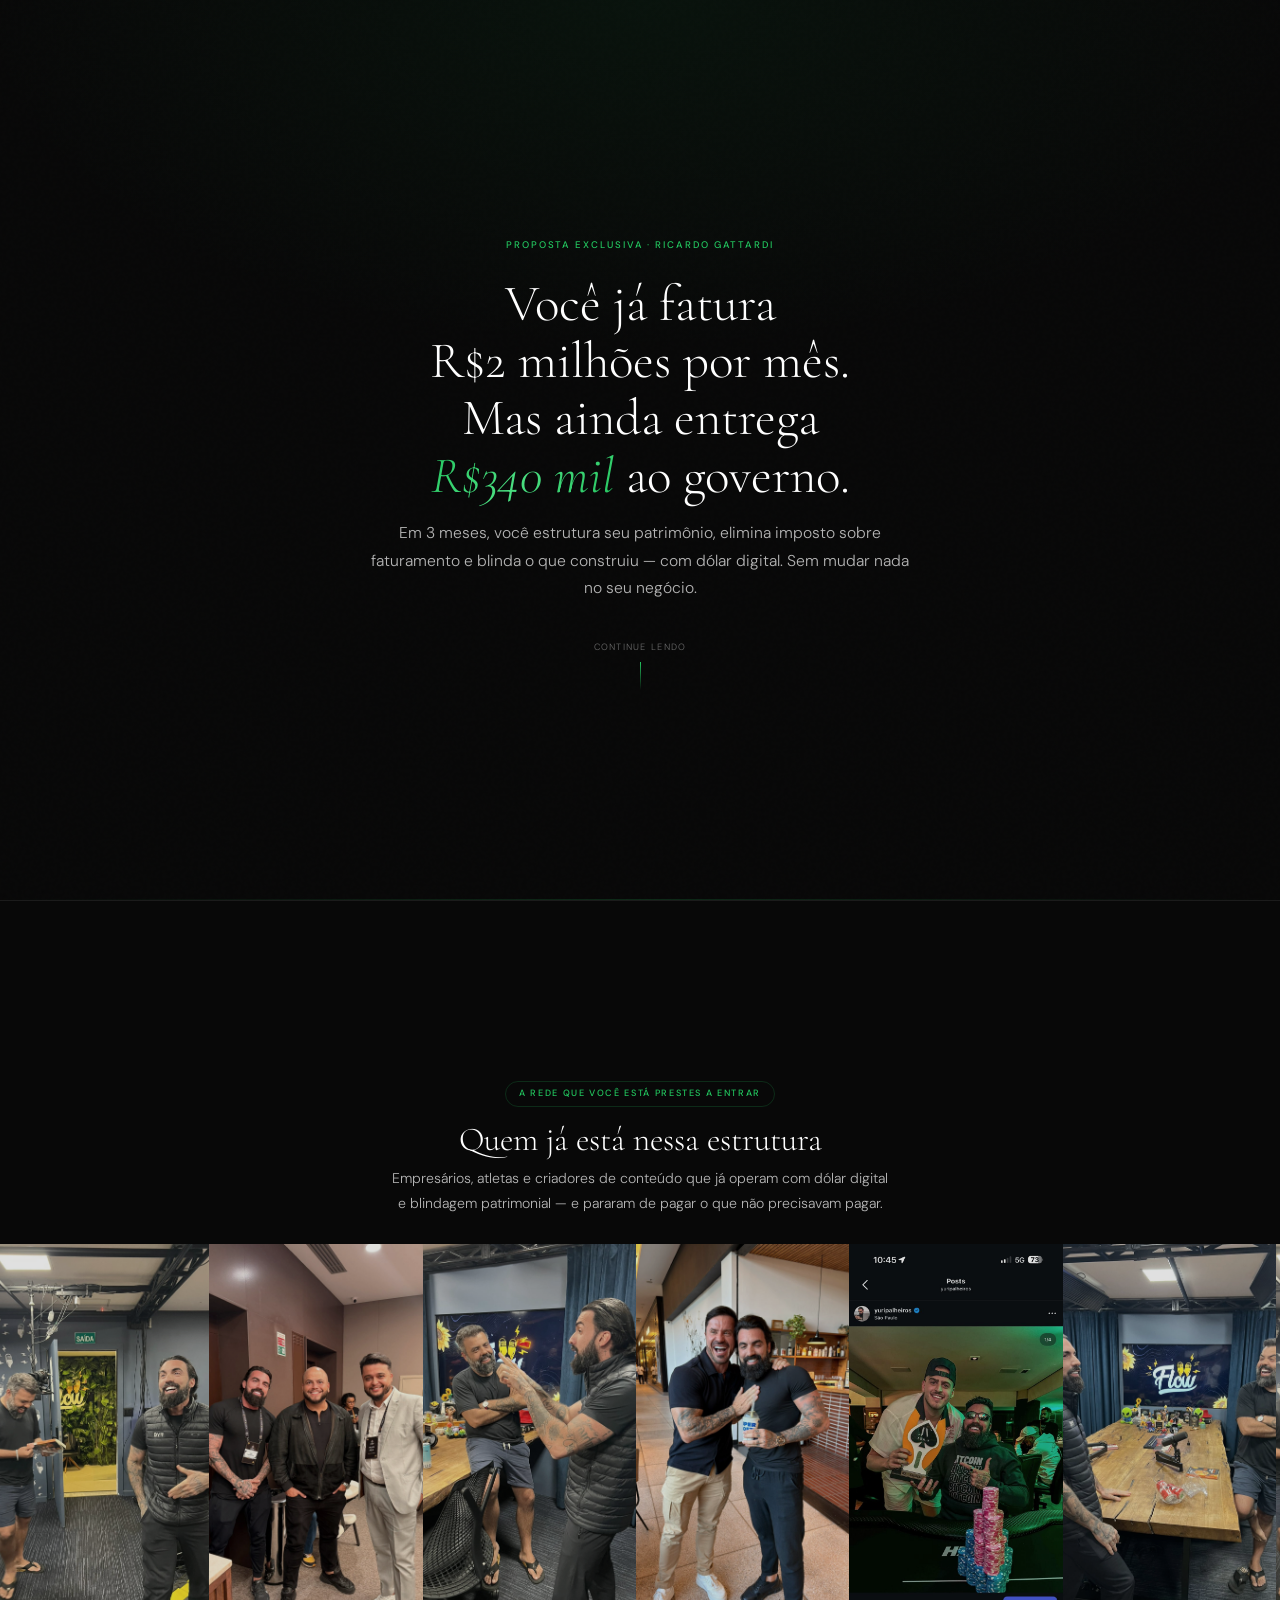
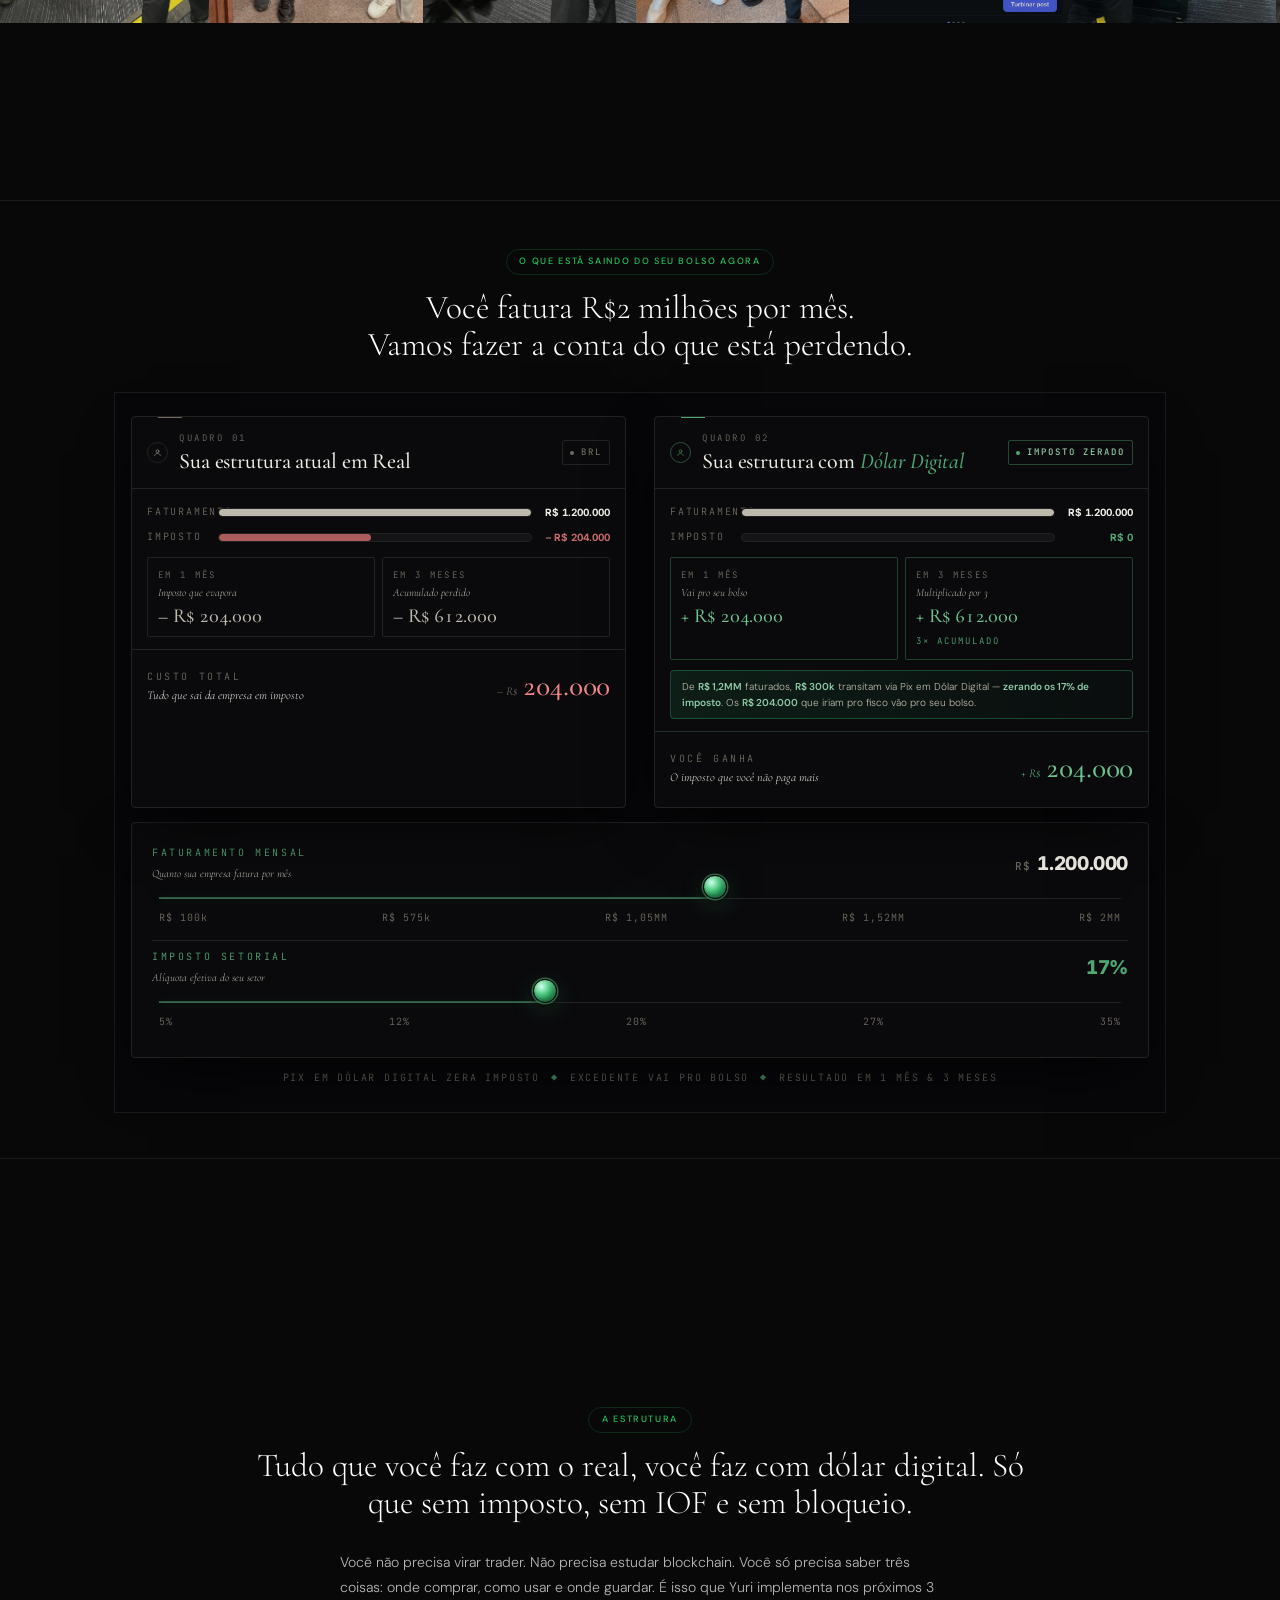
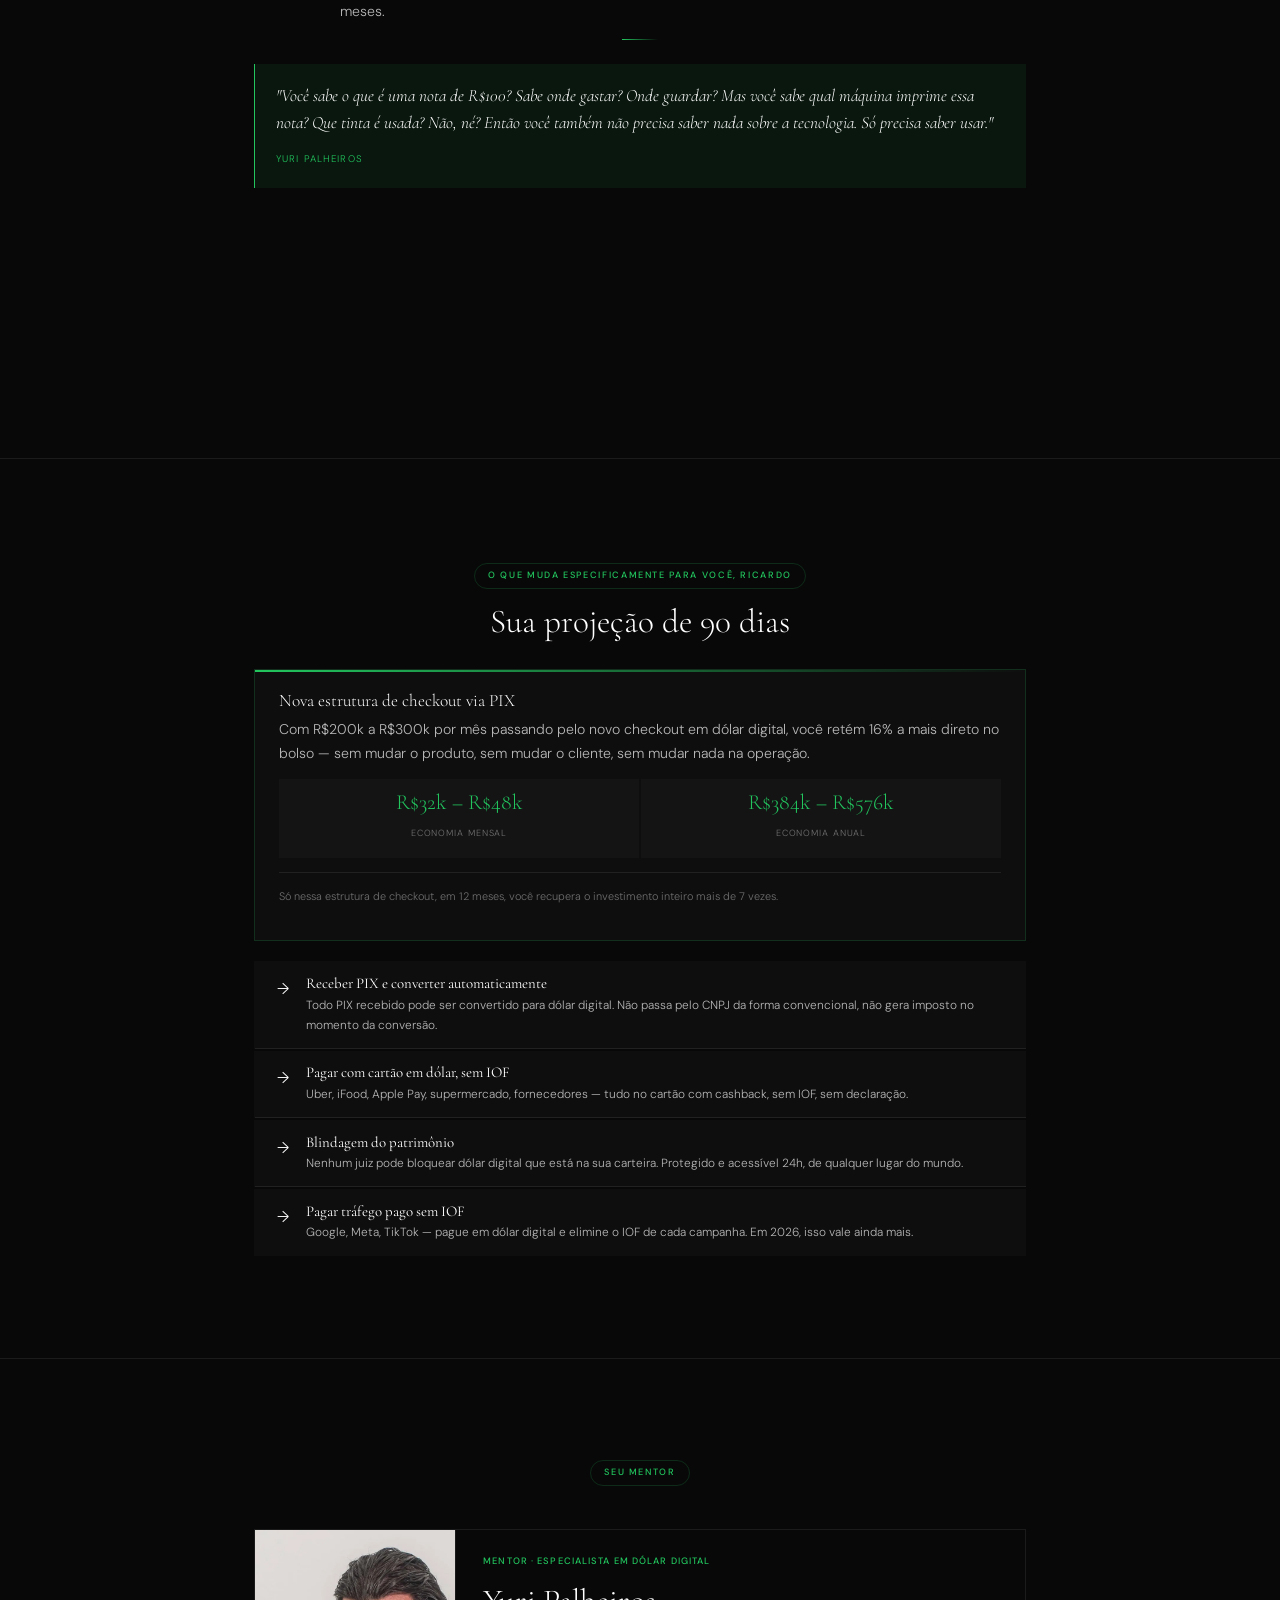
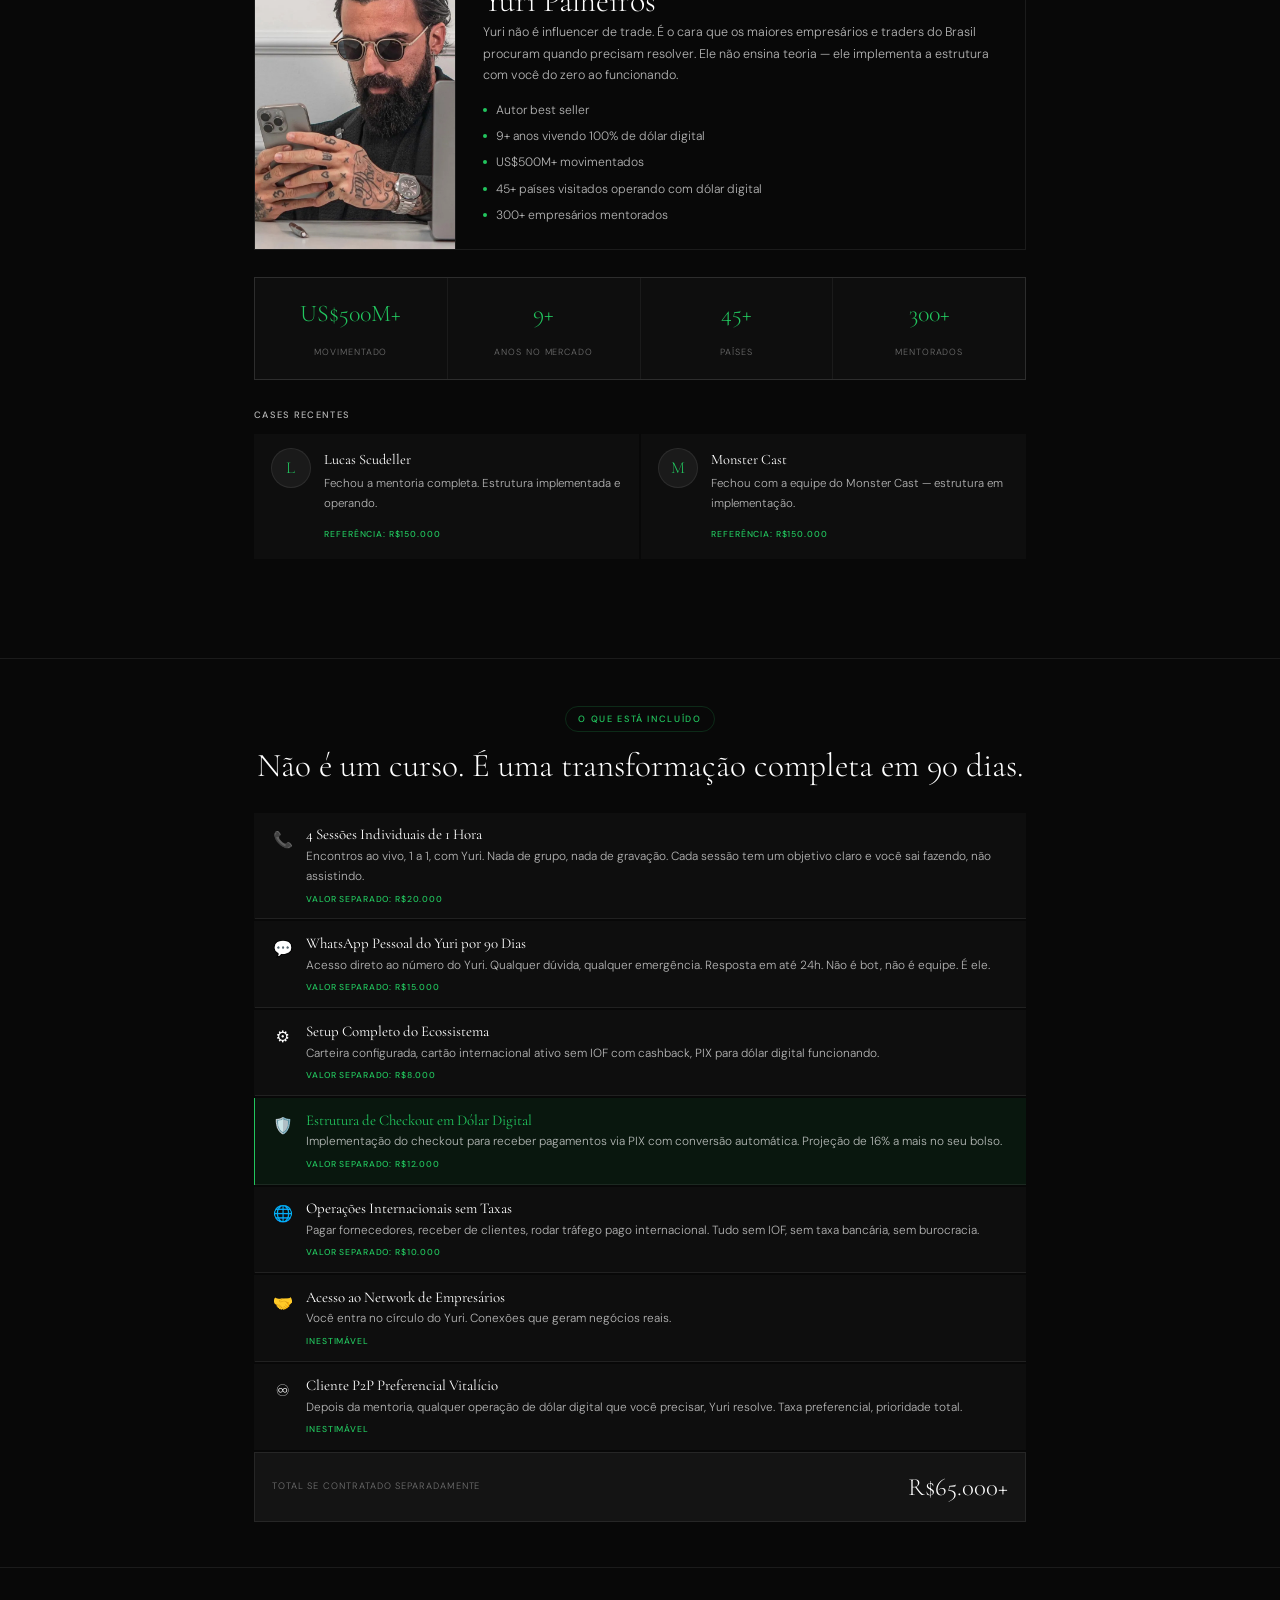
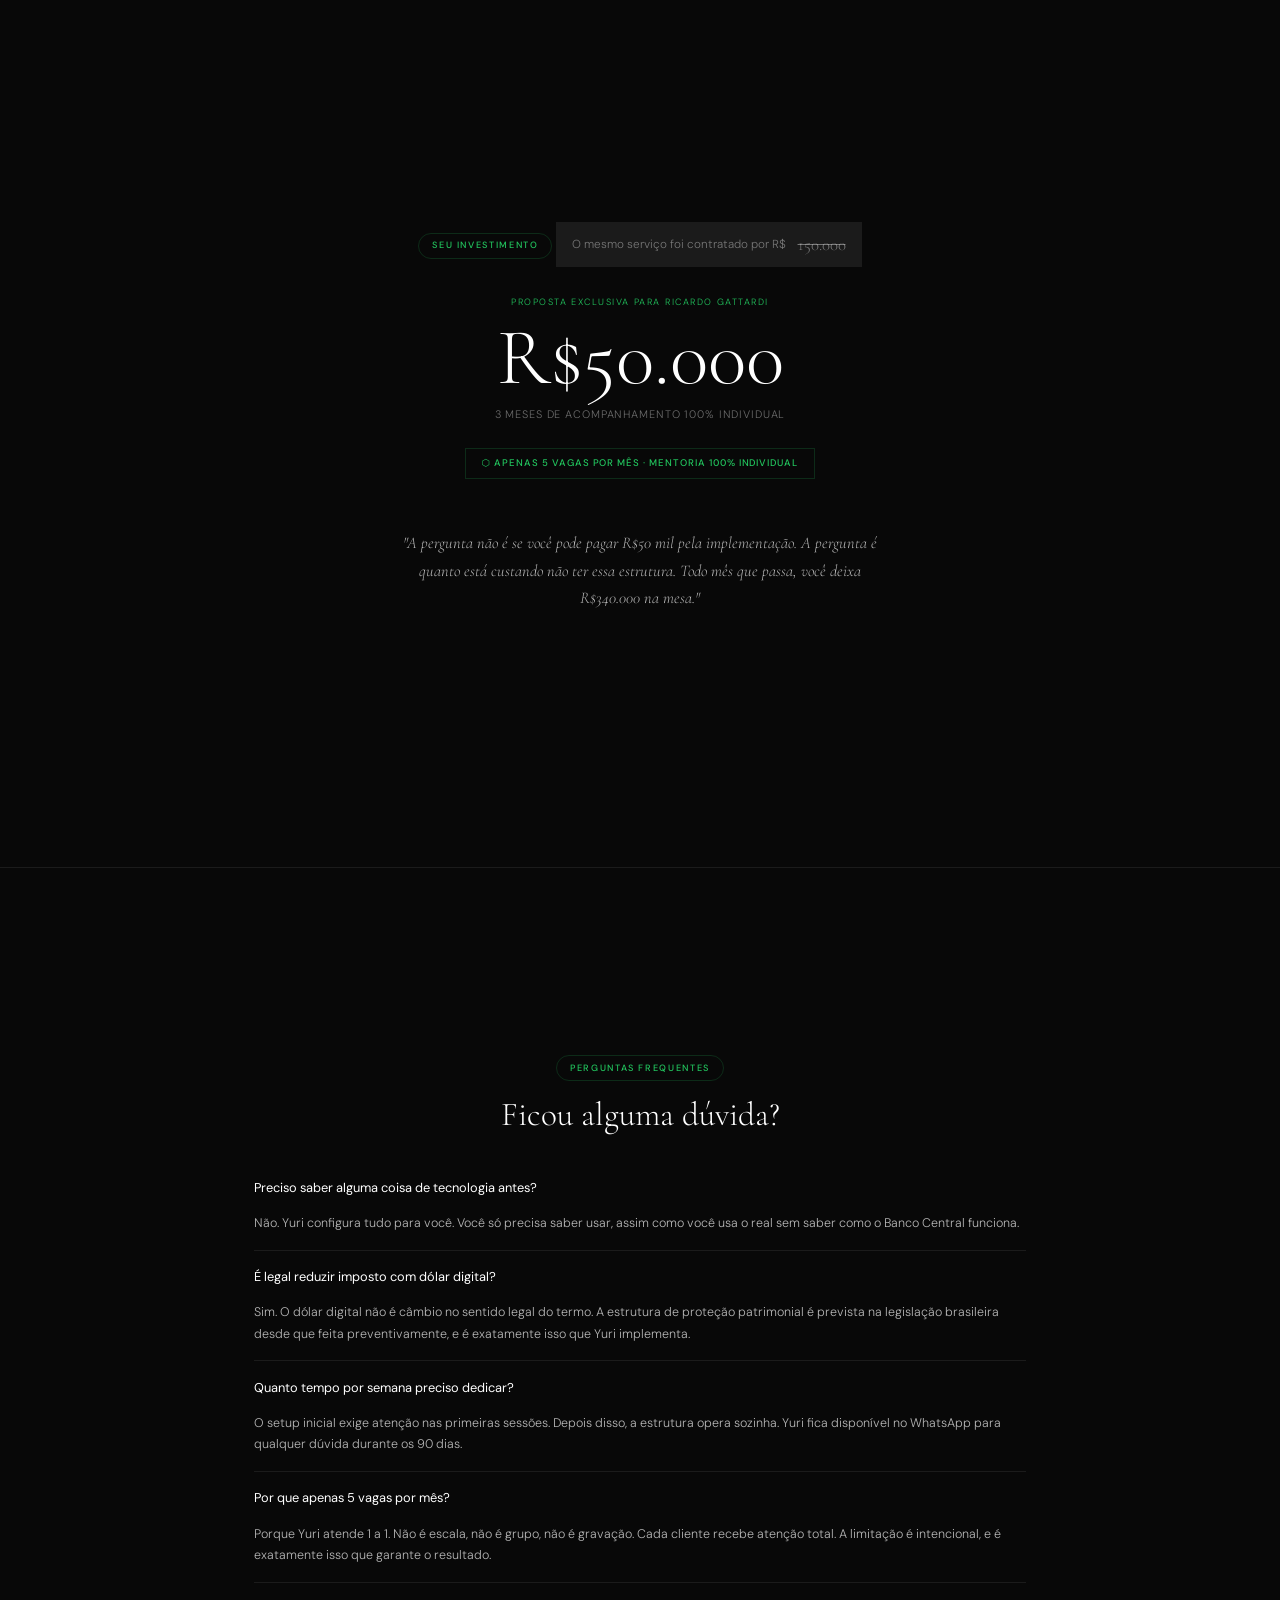
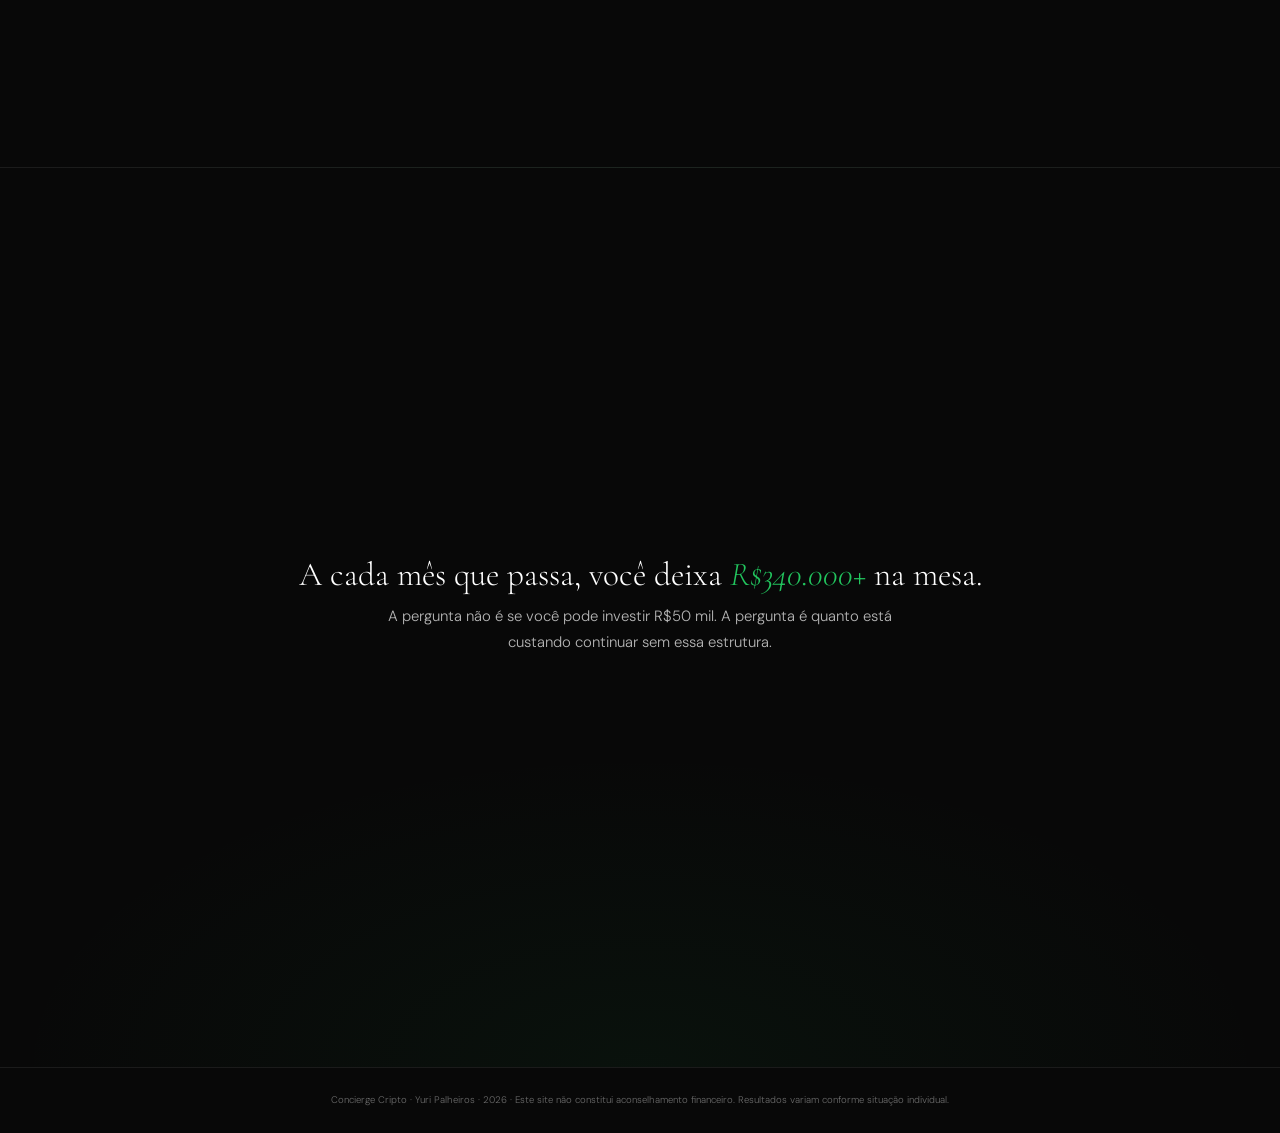
<file: index.html>
<!DOCTYPE html>
<html lang="pt-BR">

<head>
	<meta charset="UTF-8">
	<meta name="viewport" content="width=device-width, initial-scale=1.0">
	<title>Proposta Exclusiva · Ricardo Gattardi</title>
	<link rel="preconnect" href="https://fonts.googleapis.com">
	<link rel="preconnect" href="https://fonts.gstatic.com" crossorigin>
	<link
		href="https://fonts.googleapis.com/css2?family=Cormorant+Garamond:ital,wght@0,300;0,400;0,500;0,600;1,300;1,400;1,500&family=DM+Sans:wght@300;400;500;600&family=Inter:wght@300;400;500;600;700;800&family=JetBrains+Mono:wght@400;500&display=swap"
		rel="stylesheet">

	<style>
		/* ════════════════════════════════════════
       RESET + ROOT
    ════════════════════════════════════════ */
		*,
		*::before,
		*::after {
			margin: 0;
			padding: 0;
			box-sizing: border-box;
		}

		:root {
			--black: #080808;
			--black2: #0e0e0e;
			--black3: #141414;
			--black4: #1a1a1a;
			--green: #22c55e;
			--green-faint: rgba(34, 197, 94, .08);
			--green-line: rgba(34, 197, 94, .18);
			--white: #fff;
			--white70: rgba(255, 255, 255, .7);
			--white40: rgba(255, 255, 255, .4);
			--white15: rgba(255, 255, 255, .15);
			--white08: rgba(255, 255, 255, .08);
			--font-display: 'Cormorant Garamond', Georgia, serif;
			--font-body: 'DM Sans', system-ui, sans-serif;
		}

		html {
			scroll-behavior: smooth;
			font-size: 16px;
		}

		body {
			background: var(--black);
			color: var(--white);
			font-family: var(--font-body);
			font-weight: 300;
			line-height: 1.65;
			-webkit-font-smoothing: antialiased;
			overflow-x: hidden;
		}

		body::before {
			content: '';
			position: fixed;
			inset: 0;
			background-image: url("data:image/svg+xml,%3Csvg viewBox='0 0 256 256' xmlns='http://www.w3.org/2000/svg'%3E%3Cfilter id='n'%3E%3CfeTurbulence type='fractalNoise' baseFrequency='0.9' numOctaves='4' stitchTiles='stitch'/%3E%3C/filter%3E%3Crect width='100%25' height='100%25' filter='url(%23n)' opacity='0.03'/%3E%3C/svg%3E");
			pointer-events: none;
			z-index: 9999;
			opacity: .4;
		}

		/* ════════════════════════════════════════
       TYPOGRAPHY
    ════════════════════════════════════════ */
		h1,
		h2,
		h3 {
			font-family: var(--font-display);
			font-weight: 300;
			line-height: 1.12;
		}

		h1 {
			font-size: clamp(1.7rem, 4vw, 3.2rem);
		}

		h2 {
			font-size: clamp(1.3rem, 2.6vw, 2.1rem);
		}

		h3 {
			font-size: clamp(0.88rem, 1.6vw, 1.08rem);
		}

		p {
			font-size: clamp(0.78rem, 1.1vw, 0.9rem);
			color: var(--white70);
			line-height: 1.72;
		}

		.green {
			color: var(--green);
		}

		.italic {
			font-style: italic;
		}

		/* ════════════════════════════════════════
       LAYOUT
    ════════════════════════════════════════ */
		.container {
			width: 100%;
			max-width: 820px;
			margin: 0 auto;
			padding: 0 1.5rem;
		}

		#dor .container {
			max-width: 1100px;
		}

		section {
			min-height: 100vh;
			display: flex;
			align-items: center;
			padding: 5vh 0;
		}

		section+section {
			border-top: 1px solid var(--white08);
		}

		section .container {
			width: 100%;
		}

		.tag {
			display: inline-block;
			font-size: .57rem;
			font-weight: 500;
			letter-spacing: .18em;
			text-transform: uppercase;
			color: var(--green);
			border: 1px solid var(--green-line);
			padding: .28rem .8rem;
			border-radius: 100px;
			margin-bottom: .9rem;
		}

		.rule {
			width: 2.2rem;
			height: 1px;
			background: linear-gradient(90deg, var(--green), transparent);
			margin: 1rem auto;
		}

		/* ════════════════════════════════════════
       HERO
    ════════════════════════════════════════ */
		#hero {
			min-height: 100vh;
			display: flex;
			align-items: center;
			justify-content: center;
			text-align: center;
			position: relative;
			padding: 8vh 0 5vh;
			background: radial-gradient(ellipse 80% 60% at 50% 0%, rgba(22, 163, 74, .07) 0%, transparent 65%);
		}

		#hero::after {
			content: '';
			position: absolute;
			bottom: 0;
			left: 0;
			right: 0;
			height: 1px;
			background: linear-gradient(90deg, transparent, var(--green-line), transparent);
		}

		.hero-eyebrow {
			font-size: .6rem;
			font-weight: 500;
			letter-spacing: .2em;
			text-transform: uppercase;
			color: var(--green);
			margin-bottom: 1.4rem;
			display: block;
		}

		#hero h1 {
			margin-bottom: .9rem;
		}

		#hero h1 em {
			font-style: italic;
			background: linear-gradient(135deg, var(--green) 0%, #4ade80 50%, var(--green) 100%);
			-webkit-background-clip: text;
			-webkit-text-fill-color: transparent;
			background-clip: text;
		}

		.hero-sub {
			font-size: clamp(.84rem, 1.4vw, .98rem);
			color: var(--white70);
			max-width: 540px;
			margin: 0 auto 2.4rem;
			line-height: 1.75;
		}

		.scroll-hint {
			font-size: .57rem;
			letter-spacing: .14em;
			text-transform: uppercase;
			color: var(--white40);
			display: flex;
			flex-direction: column;
			align-items: center;
			gap: .45rem;
			margin-top: 2.2rem;
			animation: bob 2s ease-in-out infinite;
		}

		.scroll-hint::after {
			content: '';
			width: 1px;
			height: 1.7rem;
			background: linear-gradient(to bottom, var(--green), transparent);
		}

		@keyframes bob {

			0%,
			100% {
				transform: translateY(0)
			}

			50% {
				transform: translateY(5px)
			}
		}

		/* ════════════════════════════════════════
       SEC HEADER
    ════════════════════════════════════════ */
		.sec-head {
			text-align: center;
			margin-bottom: 1.8rem;
		}

		.sec-head h2 {
			margin-bottom: .5rem;
		}

		.sec-head p {
			max-width: 500px;
			margin: 0 auto;
		}

		/* ════════════════════════════════════════
       CAROUSEL
    ════════════════════════════════════════ */
		#fotos_famosos {
			min-height: 100vh;
			padding: 5vh 0;
			display: flex;
			flex-direction: column;
			justify-content: center;
			gap: 0;
		}

		.carousel-outer {
			overflow-x: scroll;
			overflow-y: hidden;
			width: 100%;
			cursor: grab;
			-webkit-overflow-scrolling: touch;
			scrollbar-width: none;
			-ms-overflow-style: none;
		}

		.carousel-outer::-webkit-scrollbar {
			display: none;
		}

		.carousel-track {
			display: flex;
		}

		.carousel-slide {
			flex-shrink: 0;
			width: calc(100vw / 6);
			aspect-ratio: 9/16;
			overflow: hidden;
			background: var(--black3);
		}

		.carousel-slide img {
			width: 100%;
			height: 100%;
			object-fit: cover;
			object-position: top center;
			display: block;
			filter: grayscale(20%) brightness(.88);
			transition: filter .5s;
		}

		.carousel-outer:hover .carousel-slide img {
			filter: grayscale(0%) brightness(1);
		}

		/* ════════════════════════════════════════
       QUOTE
    ════════════════════════════════════════ */
		.quote-block {
			border-left: 1px solid var(--green);
			padding: 1.1rem 1.3rem;
			background: var(--green-faint);
			margin: 1.5rem 0;
		}

		.quote-block p {
			font-family: var(--font-display);
			font-size: clamp(.9rem, 1.5vw, 1.08rem);
			font-style: italic;
			font-weight: 300;
			color: var(--white);
			line-height: 1.6;
			margin-bottom: .45rem;
		}

		.quote-block cite {
			font-size: .6rem;
			letter-spacing: .12em;
			text-transform: uppercase;
			color: var(--green);
			font-style: normal;
		}

		/* ════════════════════════════════════════
       PROJECTION
    ════════════════════════════════════════ */
		.proj-box {
			border: 1px solid var(--green-line);
			background: var(--black2);
			padding: 1.3rem 1.5rem;
			margin-bottom: 1.3rem;
			position: relative;
			overflow: hidden;
		}

		.proj-box::before {
			content: '';
			position: absolute;
			top: 0;
			left: 0;
			right: 0;
			height: 2px;
			background: linear-gradient(90deg, var(--green), transparent);
		}

		.proj-box h3 {
			margin-bottom: .4rem;
		}

		.proj-box>p {
			margin-bottom: .85rem;
		}

		.eco-row {
			display: flex;
			gap: 2px;
		}

		.eco-item {
			flex: 1;
			background: var(--black3);
			padding: .85rem 1rem;
			text-align: center;
		}

		.eco-val {
			font-family: var(--font-display);
			font-size: clamp(.9rem, 1.9vw, 1.35rem);
			font-weight: 300;
			color: var(--green);
			line-height: 1;
			display: block;
			margin-bottom: .28rem;
		}

		.eco-lbl {
			font-size: .56rem;
			letter-spacing: .1em;
			text-transform: uppercase;
			color: var(--white40);
		}

		.proj-nota {
			font-size: .68rem;
			color: var(--white40);
			margin-top: .85rem;
			padding-top: .85rem;
			border-top: 1px solid var(--white08);
		}

		/* ════════════════════════════════════════
       DELIVER
    ════════════════════════════════════════ */
		.deliver-list {
			display: flex;
			flex-direction: column;
			gap: 2px;
		}

		.deliver-item {
			background: var(--black2);
			padding: .85rem 1.05rem;
			display: flex;
			gap: .8rem;
			align-items: flex-start;
			border-left: 1px solid transparent;
			transition: border-color .25s, background .25s;
			position: relative;
		}

		.deliver-item::after {
			content: '';
			position: absolute;
			bottom: 0;
			left: 0;
			right: 0;
			height: 1px;
			background: var(--white08);
		}

		.deliver-item:last-child::after {
			display: none;
		}

		.deliver-item:hover {
			border-left-color: var(--green);
			background: var(--black3);
		}

		.deliver-item.highlight {
			border-left-color: var(--green);
			background: var(--green-faint);
		}

		.deliver-emoji {
			font-size: 1rem;
			flex-shrink: 0;
			margin-top: 1px;
			width: 1.35rem;
			text-align: center;
		}

		.deliver-body {
			flex: 1;
		}

		.deliver-body h3 {
			font-size: clamp(.8rem, 1.4vw, .93rem);
			margin-bottom: .18rem;
			font-weight: 400;
		}

		.deliver-body p {
			font-size: .74rem;
		}

		.deliver-price {
			font-size: .54rem;
			font-weight: 500;
			letter-spacing: .1em;
			text-transform: uppercase;
			color: var(--green);
			margin-top: .32rem;
		}

		.deliver-total {
			background: var(--black3);
			border: 1px solid var(--white08);
			padding: .85rem 1.05rem;
			display: flex;
			align-items: center;
			justify-content: space-between;
			gap: 1rem;
			flex-wrap: wrap;
			margin-top: 2px;
		}

		.deliver-total .lbl {
			font-size: .58rem;
			letter-spacing: .1em;
			text-transform: uppercase;
			color: var(--white40);
		}

		.deliver-total .val {
			font-family: var(--font-display);
			font-size: clamp(1.05rem, 2.2vw, 1.55rem);
			font-weight: 300;
			color: var(--white);
		}

		/* ════════════════════════════════════════
       MENTOR
    ════════════════════════════════════════ */
		.mentor-wrap {
			display: grid;
			grid-template-columns: 200px 1fr;
			gap: 0;
			border: 1px solid var(--white08);
			overflow: hidden;
			margin-bottom: 1.7rem;
		}

		.mentor-photo {
			background: var(--black3);
			overflow: hidden;
		}

		.mentor-photo img {
			width: 100%;
			height: 100%;
			object-fit: cover;
			object-position: left top;
			display: block;
			filter: grayscale(10%);
		}

		.mentor-photo .placeholder {
			width: 100%;
			height: 100%;
			min-height: 250px;
			background: var(--black4);
			display: flex;
			align-items: center;
			justify-content: center;
			font-size: .65rem;
			letter-spacing: .1em;
			color: var(--white40);
		}

		.mentor-info {
			padding: 1.5rem 1.7rem;
			border-left: 1px solid var(--white08);
		}

		.mentor-info h2 {
			font-size: clamp(1.3rem, 2.5vw, 2rem);
			margin-bottom: .22rem;
		}

		.mentor-role {
			font-size: .58rem;
			font-weight: 500;
			letter-spacing: .12em;
			text-transform: uppercase;
			color: var(--green);
			margin-bottom: .85rem;
			display: block;
		}

		.mentor-info p {
			font-size: .78rem;
			margin-bottom: .45rem;
		}

		.cred-list {
			list-style: none;
			margin-top: .85rem;
			display: flex;
			flex-direction: column;
			gap: .38rem;
		}

		.cred-list li {
			display: flex;
			align-items: center;
			gap: .52rem;
			font-size: .76rem;
			color: var(--white70);
		}

		.cred-list li::before {
			content: '';
			width: 4px;
			height: 4px;
			border-radius: 50%;
			background: var(--green);
			flex-shrink: 0;
		}

		/* ════════════════════════════════════════
       STATS
    ════════════════════════════════════════ */
		.stats-row {
			display: grid;
			grid-template-columns: repeat(4, 1fr);
			gap: 1px;
			background: var(--white08);
			border: 1px solid var(--white08);
			margin-bottom: 1.7rem;
		}

		.stat {
			background: var(--black2);
			padding: 1rem .65rem;
			text-align: center;
		}

		.stat-n {
			font-family: var(--font-display);
			font-size: clamp(.95rem, 1.9vw, 1.5rem);
			font-weight: 300;
			color: var(--green);
			display: block;
			margin-bottom: .22rem;
		}

		.stat-l {
			font-size: .56rem;
			letter-spacing: .1em;
			text-transform: uppercase;
			color: var(--white40);
		}

		/* ════════════════════════════════════════
       CASES
    ════════════════════════════════════════ */
		.cases-title {
			font-size: .58rem;
			font-weight: 500;
			letter-spacing: .14em;
			text-transform: uppercase;
			color: var(--white70);
			margin-bottom: .65rem;
		}

		.cases-grid {
			display: grid;
			grid-template-columns: 1fr 1fr;
			gap: 2px;
		}

		.case-card {
			background: var(--black2);
			padding: .85rem 1.05rem;
			display: flex;
			gap: .85rem;
			align-items: flex-start;
		}

		.case-photo {
			width: 2.5rem;
			height: 2.5rem;
			border-radius: 50%;
			overflow: hidden;
			background: var(--black4);
			flex-shrink: 0;
			border: 1px solid var(--white08);
		}

		.case-photo .placeholder-circle {
			width: 100%;
			height: 100%;
			display: flex;
			align-items: center;
			justify-content: center;
			font-family: var(--font-display);
			font-size: 1.05rem;
			color: var(--green);
		}

		.case-body h4 {
			font-family: var(--font-display);
			font-size: .9rem;
			font-weight: 400;
			margin-bottom: .2rem;
		}

		.case-body p {
			font-size: .72rem;
			margin-bottom: .32rem;
		}

		.case-val {
			font-size: .54rem;
			font-weight: 500;
			letter-spacing: .1em;
			text-transform: uppercase;
			color: var(--green);
		}

		/* ════════════════════════════════════════
       PRICE
    ════════════════════════════════════════ */
		#ancoragem_preco {
			text-align: center;
		}

		.anchor-box {
			display: inline-flex;
			align-items: center;
			gap: .7rem;
			background: var(--white08);
			padding: .55rem 1rem;
			margin-bottom: 1.7rem;
			flex-wrap: wrap;
			justify-content: center;
		}

		.anchor-box span {
			font-size: .73rem;
			color: var(--white40);
		}

		.anchor-box .riscado {
			font-family: var(--font-display);
			font-size: 1.05rem;
			text-decoration: line-through;
			color: var(--white40);
		}

		.price-final {
			margin-bottom: 1.5rem;
		}

		.price-final .lbl {
			font-size: .57rem;
			letter-spacing: .16em;
			text-transform: uppercase;
			color: var(--green);
			display: block;
			margin-bottom: .5rem;
		}

		.price-final .amount {
			font-family: var(--font-display);
			font-size: clamp(2.8rem, 7vw, 5rem);
			font-weight: 300;
			line-height: 1;
			color: var(--white);
			display: block;
		}

		.price-final .dur {
			display: block;
			font-size: .68rem;
			letter-spacing: .08em;
			text-transform: uppercase;
			color: var(--white40);
			margin-top: .5rem;
		}

		.scarcity {
			font-size: .6rem;
			font-weight: 500;
			letter-spacing: .1em;
			text-transform: uppercase;
			color: var(--green);
			border: 1px solid var(--green-line);
			display: inline-block;
			padding: .42rem 1rem;
			margin-bottom: 1.5rem;
		}

		.cta-btn {
			display: inline-flex;
			align-items: center;
			gap: .52rem;
			background: var(--green);
			color: #000;
			font-family: var(--font-body);
			font-size: .7rem;
			font-weight: 600;
			letter-spacing: .12em;
			text-transform: uppercase;
			text-decoration: none;
			padding: .85rem 1.9rem;
			border: none;
			cursor: pointer;
			transition: background .2s, transform .15s;
			position: relative;
			overflow: hidden;
		}

		.cta-btn::after {
			content: '';
			position: absolute;
			inset: 0;
			background: linear-gradient(to right, transparent 30%, rgba(255, 255, 255, .15) 50%, transparent 70%);
			transform: translateX(-100%);
			animation: shine 2.8s ease-in-out infinite;
		}

		@keyframes shine {

			40%,
			100% {
				transform: translateX(120%)
			}
		}

		.cta-btn:hover {
			background: #4ade80;
			transform: translateY(-1px);
		}

		.cta-sub {
			display: block;
			font-size: .6rem;
			color: var(--white40);
			letter-spacing: .06em;
			margin-top: .7rem;
		}

		.arg-final {
			font-family: var(--font-display);
			font-size: clamp(.86rem, 1.5vw, 1.02rem);
			font-style: italic;
			color: var(--white70);
			max-width: 500px;
			margin: 1.7rem auto 0;
			line-height: 1.7;
		}

		/* ════════════════════════════════════════
       FAQ
    ════════════════════════════════════════ */
		.faq-list {
			display: flex;
			flex-direction: column;
		}

		.faq-item {
			border-bottom: 1px solid var(--white08);
			overflow: hidden;
		}

		.faq-q {
			color: var(--white);
			font-family: var(--font-body);
			font-size: .8rem;
			font-weight: 400;
			padding: .95rem 0;
		}

		.faq-a {
			max-height: 0;
			overflow: hidden;
			transition: max-height .35s ease;
		}

		.faq-item.open .faq-a {
			max-height: 180px;
		}

		.faq-a p {
			padding-bottom: .95rem;
			font-size: .78rem;
		}

		/* ════════════════════════════════════════
       CLOSING
    ════════════════════════════════════════ */
		#fechamento {
			text-align: center;
			background: radial-gradient(ellipse 70% 50% at 50% 100%, rgba(22, 163, 74, .06), transparent 70%);
		}

		#fechamento h2 {
			margin-bottom: .65rem;
		}

		#fechamento p {
			max-width: 540px;
			margin: 0 auto 1.5rem;
			font-size: clamp(.8rem, 1.4vw, .93rem);
		}

		footer {
			padding: 1.5rem 1.5rem;
			text-align: center;
			border-top: 1px solid var(--white08);
		}

		footer p {
			font-size: .6rem;
			color: var(--white40);
		}

		/* ════════════════════════════════════════
       REVEAL
    ════════════════════════════════════════ */
		.reveal {
			opacity: 0;
			transform: translateY(13px);
			transition: opacity .6s ease, transform .6s ease;
		}

		.reveal.visible {
			opacity: 1;
			transform: none;
		}

		/* ════════════════════════════════════════
       CALCULATOR EMBED — scoped with .ce- prefix
       Variables scoped inside .calc-embed
    ════════════════════════════════════════ */
		.calc-embed {
			--ce-bg: #07070a;
			--ce-bg2: #0a0a0c;
			--ce-card: #0f0f12;
			--ce-ink: #efece4;
			--ce-ink2: #bdb9ad;
			--ce-ink3: #6e6a60;
			--ce-line: #161614;
			--ce-line2: #232220;
			--ce-green: #4ea874;
			--ce-green2: #6cc28e;
			--ce-green-glow: rgba(78, 168, 116, 0.30);
			--ce-green-soft: #14201a;
			--ce-green-ink: #8ecaa6;
			--ce-red: #c66a6a;
			--ce-shadow: 0 20px 60px -16px rgba(0, 0, 0, 0.9);
			background: var(--ce-bg);
			padding: 2rem 1.5rem 2.2rem;
			border: 1px solid #1a1a1d;
		}

		/* compare grid */
		.ce-compare {
			display: grid;
			grid-template-columns: 1fr 1fr;
			gap: 40px;
			margin-bottom: 20px;
			position: relative;
		}

		.ce-panel {
			background: var(--ce-bg2);
			border: 1px solid var(--ce-line2);
			border-radius: 4px;
			box-shadow: var(--ce-shadow);
			display: flex;
			flex-direction: column;
			position: relative;
			z-index: 2;
			overflow: hidden;
		}

		.ce-panel::before {
			content: '';
			position: absolute;
			top: 0;
			left: 26px;
			width: 24px;
			height: 1px;
			background: var(--ce-ink3);
			z-index: 3;
		}

		.ce-panel.right::before {
			background: var(--ce-green);
		}

		.ce-panel-head {
			display: grid;
			grid-template-columns: auto 1fr auto;
			align-items: center;
			gap: 16px;
			padding: 20px 22px;
			border-bottom: 1px solid var(--ce-line2);
			position: relative;
			z-index: 2;
		}

		.ce-head-icon {
			width: 30px;
			height: 30px;
			border-radius: 50%;
			background: transparent;
			border: 1px solid var(--ce-line2);
			display: flex;
			align-items: center;
			justify-content: center;
			flex-shrink: 0;
		}

		.ce-head-icon svg {
			width: 13px;
			height: 13px;
			stroke: var(--ce-ink2);
			fill: none;
			stroke-width: 1.4;
			stroke-linecap: round;
			stroke-linejoin: round;
		}

		.ce-panel.right .ce-head-icon {
			border-color: rgba(78, 168, 116, .45);
		}

		.ce-panel.right .ce-head-icon svg {
			stroke: var(--ce-green);
		}

		.ce-panel-title {
			font-family: 'JetBrains Mono', monospace;
			font-size: 9px;
			letter-spacing: .28em;
			text-transform: uppercase;
			color: var(--ce-ink3);
			margin: 0 0 3px;
		}

		.ce-panel-h {
			margin: 0;
			font-family: 'Cormorant Garamond', serif;
			font-size: 22px;
			font-weight: 500;
			color: var(--ce-ink);
			line-height: 1.15;
			letter-spacing: -.005em;
		}

		.ce-panel-h .accent {
			font-style: italic;
			color: var(--ce-green);
		}

		.ce-badge {
			display: inline-flex;
			align-items: center;
			gap: 7px;
			font-family: 'JetBrains Mono', monospace;
			font-size: 9px;
			font-weight: 500;
			letter-spacing: .22em;
			padding: 6px 10px;
			border-radius: 2px;
			background: transparent;
			color: var(--ce-ink3);
			border: 1px solid var(--ce-line2);
		}

		.ce-badge.green {
			color: var(--ce-green-ink);
			border-color: rgba(78, 168, 116, .4);
		}

		.ce-badge .dot {
			width: 4px;
			height: 4px;
			border-radius: 50%;
			background: var(--ce-ink3);
		}

		.ce-badge.green .dot {
			background: var(--ce-green);
		}

		.ce-panel-body {
			padding: 22px 22px 18px;
			position: relative;
			z-index: 2;
		}

		/* bars */
		.ce-bars {
			display: flex;
			flex-direction: column;
			gap: 12px;
			margin-bottom: 18px;
		}

		.ce-bar-row {
			display: grid;
			grid-template-columns: 90px 1fr auto;
			gap: 12px;
			align-items: center;
		}

		.ce-bar-lbl {
			font-family: 'JetBrains Mono', monospace;
			font-size: 10px;
			letter-spacing: .18em;
			text-transform: uppercase;
			color: var(--ce-ink3);
		}

		.ce-bar-track {
			height: 13px;
			background: rgba(255, 255, 255, .04);
			border: 1px solid var(--ce-line2);
			border-radius: 999px;
			overflow: hidden;
			position: relative;
		}

		.ce-bar-fill {
			height: 100%;
			border-radius: 999px;
			transition: width 280ms cubic-bezier(.4, .8, .3, 1);
			position: relative;
		}

		.ce-bar-fill.rev {
			background: var(--ce-ink2);
		}

		.ce-bar-fill.tax {
			background: var(--ce-red);
			opacity: .85;
		}

		.ce-bar-fill.tax.zeroed {
			background: var(--ce-green);
		}

		.ce-bar-val {
			font-family: 'Inter', sans-serif;
			font-size: 13px;
			font-weight: 700;
			color: var(--ce-ink);
			font-variant-numeric: tabular-nums;
			min-width: 100px;
			text-align: right;
		}

		.ce-bar-val.tax {
			color: var(--ce-red);
		}

		.ce-bar-val.tax.zeroed {
			color: var(--ce-green);
		}

		/* result cards */
		.ce-result-grid {
			display: grid;
			grid-template-columns: 1fr 1fr;
			gap: 10px;
			margin-top: 16px;
		}

		.ce-result-card {
			background: transparent;
			border: 1px solid var(--ce-line2);
			border-radius: 2px;
			padding: 15px;
			display: flex;
			flex-direction: column;
			gap: 5px;
			position: relative;
			overflow: hidden;
		}

		.ce-result-card.win {
			border-color: rgba(78, 168, 116, .35);
		}

		.ce-result-card .k {
			font-family: 'JetBrains Mono', monospace;
			font-size: 9px;
			letter-spacing: .26em;
			text-transform: uppercase;
			color: var(--ce-ink3);
		}

		.ce-result-card .h {
			font-family: 'Cormorant Garamond', serif;
			font-size: 14px;
			color: var(--ce-ink2);
			font-style: italic;
			line-height: 1.2;
		}

		.ce-result-card .v {
			font-family: 'Cormorant Garamond', serif;
			font-weight: 500;
			font-size: 28px;
			letter-spacing: -.01em;
			color: var(--ce-ink);
			font-variant-numeric: tabular-nums;
			margin-top: 4px;
			line-height: 1;
		}

		.ce-result-card.atual .v {
			color: var(--ce-ink2);
		}

		.ce-result-card.win .v {
			color: var(--ce-green2);
		}

		.ce-result-card .v3x {
			font-family: 'JetBrains Mono', monospace;
			font-size: 9px;
			color: var(--ce-green);
			margin-top: 5px;
			letter-spacing: .22em;
		}

		/* insight */
		.ce-insight {
			margin-top: 14px;
			padding: 12px 16px;
			border-radius: 4px;
			background: linear-gradient(90deg, rgba(46, 207, 124, .10), rgba(46, 207, 124, .02));
			border: 1px solid rgba(46, 207, 124, .3);
			color: var(--ce-ink2);
			font-size: 12px;
			line-height: 1.55;
		}

		.ce-insight strong {
			color: var(--ce-green-ink);
			font-weight: 600;
		}

		/* margin card */
		.ce-margin-card {
			margin: 0;
			padding: 18px 22px 22px;
			border-top: 1px solid var(--ce-line2);
			display: flex;
			align-items: center;
			justify-content: space-between;
			gap: 16px;
			background: transparent;
			position: relative;
			z-index: 2;
		}

		.ce-panel.right .ce-margin-card {
			border-top-color: rgba(78, 168, 116, .25);
		}

		.ce-margin-label {
			display: flex;
			flex-direction: column;
			gap: 3px;
		}

		.ce-margin-label .k {
			font-family: 'JetBrains Mono', monospace;
			font-size: 10px;
			letter-spacing: .26em;
			text-transform: uppercase;
			color: var(--ce-ink3);
		}

		.ce-margin-label .h {
			font-family: 'Cormorant Garamond', serif;
			font-size: 16px;
			color: var(--ce-ink);
			font-style: italic;
			line-height: 1.3;
			max-width: 280px;
		}

		.ce-margin-amount {
			display: flex;
			align-items: baseline;
			gap: 5px;
			font-variant-numeric: tabular-nums;
		}

		.ce-margin-amount .cur {
			font-family: 'Cormorant Garamond', serif;
			font-size: 16px;
			color: var(--ce-ink3);
			font-weight: 400;
			font-style: italic;
		}

		.ce-margin-amount .amt {
			font-family: 'Cormorant Garamond', serif;
			font-size: 42px;
			font-weight: 500;
			color: var(--ce-ink);
			letter-spacing: -.01em;
		}

		.ce-panel.right .ce-margin-amount .amt {
			color: var(--ce-green2);
		}

		.ce-panel.right .ce-margin-amount .cur {
			color: var(--ce-green);
		}

		/* slider card */
		.ce-slider-card {
			background: var(--ce-bg2);
			border: 1px solid var(--ce-line2);
			border-radius: 4px;
			padding: 20px 28px 24px;
			box-shadow: var(--ce-shadow);
			position: relative;
			margin-top: 2px;
		}

		.ce-slider-block {
			padding: 12px 0;
		}

		.ce-slider-block+.ce-slider-block {
			border-top: 1px solid var(--ce-line2);
			margin-top: 4px;
		}

		.ce-slider-head {
			display: flex;
			align-items: center;
			justify-content: space-between;
			margin-bottom: 6px;
			gap: 14px;
		}

		.ce-slider-label {
			display: flex;
			flex-direction: column;
			gap: 3px;
		}

		.ce-slider-label .lab {
			font-family: 'JetBrains Mono', monospace;
			font-size: 10px;
			letter-spacing: .26em;
			text-transform: uppercase;
			color: var(--ce-green);
		}

		.ce-slider-label .hint {
			font-family: 'Cormorant Garamond', serif;
			font-size: 15px;
			font-style: italic;
			color: var(--ce-ink2);
		}

		.ce-value-pill {
			display: flex;
			align-items: baseline;
			gap: 7px;
			font-variant-numeric: tabular-nums;
		}

		.ce-value-pill .currency {
			font-family: 'JetBrains Mono', monospace;
			font-size: 11px;
			color: var(--ce-ink3);
			font-weight: 500;
			letter-spacing: .08em;
		}

		.ce-value-pill .amount {
			font-family: 'Inter', sans-serif;
			font-size: 26px;
			font-weight: 800;
			letter-spacing: -.02em;
			color: var(--ce-ink);
		}

		.ce-value-pill .amount.pct {
			color: var(--ce-green);
		}

		.ce-slider-wrap {
			position: relative;
			padding: 16px 10px 2px;
		}

		.ce-slider-track-line {
			position: relative;
			height: 1px;
			background: var(--ce-line2);
		}

		.ce-slider-fill {
			position: absolute;
			left: 0;
			top: 50%;
			transform: translateY(-50%);
			height: 1px;
			background: var(--ce-green);
			transition: width 80ms linear;
			box-shadow: 0 0 8px var(--ce-green-glow);
		}

		.ce-slider-input {
			position: absolute;
			inset: 0;
			width: 100%;
			height: 40px;
			top: -20px;
			-webkit-appearance: none;
			appearance: none;
			background: transparent;
			cursor: grab;
			margin: 0;
		}

		.ce-slider-input::-webkit-slider-thumb {
			-webkit-appearance: none;
			appearance: none;
			width: 24px;
			height: 24px;
			border-radius: 50%;
			background: radial-gradient(circle at 34% 30%, #d4fff0 0%, #5dd48c 32%, #1f8a4e 62%, #0b4a28 100%);
			border: 1.5px solid #020905;
			box-shadow:
				0 0 0 1.5px rgba(78, 168, 116, 0.55),
				inset 0 1px 4px rgba(255, 255, 255, 0.30),
				inset 0 -1px 3px rgba(0, 0, 0, 0.40),
				0 4px 10px rgba(0, 0, 0, 0.65),
				0 6px 22px var(--ce-green-glow);
			cursor: grab;
			transition: transform 120ms ease;
		}

		.ce-slider-input::-webkit-slider-thumb:active {
			transform: scale(1.12);
			cursor: grabbing;
		}

		.ce-slider-input::-moz-range-thumb {
			width: 24px;
			height: 24px;
			border-radius: 50%;
			background: radial-gradient(circle at 34% 30%, #d4fff0 0%, #5dd48c 32%, #1f8a4e 62%, #0b4a28 100%);
			border: 1.5px solid #020905;
			box-shadow:
				0 0 0 1.5px rgba(78, 168, 116, 0.55),
				inset 0 1px 4px rgba(255, 255, 255, 0.30),
				inset 0 -1px 3px rgba(0, 0, 0, 0.40),
				0 4px 10px rgba(0, 0, 0, 0.65),
				0 6px 22px var(--ce-green-glow);
			cursor: grab;
		}

		.ce-ticks {
			display: flex;
			justify-content: space-between;
			margin-top: 16px;
			font-family: 'JetBrains Mono', monospace;
			font-size: 10px;
			color: var(--ce-ink3);
			letter-spacing: .1em;
		}

		.ce-foot {
			margin-top: 18px;
			display: flex;
			justify-content: center;
			gap: 16px;
			color: var(--ce-ink3);
			font-size: 10px;
			font-family: 'JetBrains Mono', monospace;
			letter-spacing: .18em;
			text-transform: uppercase;
			flex-wrap: wrap;
		}

		.ce-foot .sep {
			color: var(--ce-green);
			opacity: .6;
		}

		/* ════════════════════════════════════════
       MOBILE
    ════════════════════════════════════════ */
		@media (max-width:700px) {
			section {
				padding: 4vh 0;
			}

			.carousel-slide {
				width: 45vw;
			}

			.mentor-wrap {
				grid-template-columns: 1fr;
			}

			.mentor-photo {
				height: auto;
				aspect-ratio: 3/4;
			}

			.mentor-photo img {
				height: 100%;
				width: 100%;
			}

			.mentor-photo .placeholder {
				min-height: 100%;
				aspect-ratio: 3/4;
			}

			.mentor-info {
				padding: 1rem 1.1rem;
				border-left: none;
				border-top: 1px solid var(--white08);
			}

			.stats-row {
				grid-template-columns: repeat(2, 1fr);
			}

			.cases-grid {
				grid-template-columns: 1fr;
			}

			.eco-row {
				flex-direction: column;
			}

			.deliver-item {
				flex-direction: column;
				gap: .45rem;
			}

			.deliver-total {
				flex-direction: column;
				text-align: center;
			}

			.anchor-box {
				flex-direction: column;
				gap: .3rem;
			}

			.ce-compare {
				grid-template-columns: 1fr;
				gap: 20px;
			}

			.ce-margin-card {
				flex-direction: column;
				text-align: center;
			}
		}

		@media (max-width:480px) {
			.container {
				padding: 0 1rem;
			}
		}

		/* ════════════════════════════════════════
           CALC — 30% SIZE REDUCTION
        ════════════════════════════════════════ */
		.calc-embed {
			padding: 1.4rem 1rem 1.55rem;
		}

		.calc-embed .ce-compare {
			gap: 28px;
			margin-bottom: 14px;
		}

		.calc-embed .ce-panel-head {
			gap: 11px;
			padding: 14px 15px;
		}

		.calc-embed .ce-head-icon {
			width: 21px;
			height: 21px;
		}

		.calc-embed .ce-head-icon svg {
			width: 9px;
			height: 9px;
		}

		.calc-embed .ce-badge {
			padding: 4px 7px;
		}

		.calc-embed .ce-panel-body {
			padding: 15px 15px 12px;
		}

		.calc-embed .ce-bars {
			gap: 8px;
			margin-bottom: 12px;
		}

		.calc-embed .ce-bar-row {
			grid-template-columns: 63px 1fr auto;
			gap: 8px;
		}

		.calc-embed .ce-bar-track {
			height: 9px;
		}

		.calc-embed .ce-bar-val {
			font-size: 10px;
			min-width: 70px;
		}

		.calc-embed .ce-result-grid {
			gap: 7px;
			margin-top: 11px;
		}

		.calc-embed .ce-result-card {
			padding: 10px;
			gap: 3px;
		}

		.calc-embed .ce-result-card .h {
			font-size: 11px;
		}

		.calc-embed .ce-result-card .v {
			font-size: 20px;
		}

		.calc-embed .ce-insight {
			margin-top: 10px;
			padding: 8px 11px;
			font-size: 10px;
		}

		.calc-embed .ce-margin-card {
			padding: 12px 15px 15px;
			gap: 11px;
		}

		.calc-embed .ce-margin-label .h {
			font-size: 12px;
		}

		.calc-embed .ce-margin-amount .cur {
			font-size: 12px;
		}

		.calc-embed .ce-margin-amount .amt {
			font-size: 29px;
		}

		.calc-embed .ce-slider-card {
			padding: 14px 20px 17px;
			margin-top: 1px;
		}

		.calc-embed .ce-slider-block {
			padding: 8px 0;
		}

		.calc-embed .ce-slider-head {
			gap: 10px;
			margin-bottom: 4px;
		}

		.calc-embed .ce-slider-label .hint {
			font-size: 11px;
		}

		.calc-embed .ce-value-pill .amount {
			font-size: 19px;
		}

		.calc-embed .ce-slider-wrap {
			padding: 11px 7px 2px;
		}

		.calc-embed .ce-ticks {
			margin-top: 11px;
		}

		.calc-embed .ce-foot {
			margin-top: 12px;
			gap: 11px;
		}

		/* ════════════════════════════════════════
           CALC MOBILE FIX
        ════════════════════════════════════════ */
		@media (max-width: 700px) {
			.calc-embed {
				padding: 1rem 0.75rem 1.2rem;
				border-left: none;
				border-right: none;
			}

			.calc-embed .ce-compare {
				grid-template-columns: 1fr;
				gap: 10px;
			}

			.calc-embed .ce-panel-head {
				padding: 12px 14px;
				gap: 8px;
			}

			.calc-embed .ce-panel-h {
				font-size: 17px;
			}

			.calc-embed .ce-badge {
				font-size: 8px;
				padding: 3px 6px;
				letter-spacing: .14em;
			}

			.calc-embed .ce-panel-body {
				padding: 12px 14px 10px;
			}

			.calc-embed .ce-bar-row {
				grid-template-columns: 55px 1fr auto;
				gap: 6px;
			}

			.calc-embed .ce-bar-val {
				min-width: 62px;
				font-size: 9px;
			}

			.calc-embed .ce-result-grid {
				grid-template-columns: 1fr 1fr;
			}

			.calc-embed .ce-result-card .v {
				font-size: 16px;
			}

			.calc-embed .ce-margin-card {
				flex-direction: column;
				align-items: flex-start;
				padding: 10px 14px 12px;
				gap: 6px;
			}

			.calc-embed .ce-margin-amount .amt {
				font-size: 24px;
			}

			.calc-embed .ce-margin-amount .cur {
				font-size: 11px;
			}

			.calc-embed .ce-margin-label .h {
				font-size: 11px;
				max-width: 100%;
			}

			.calc-embed .ce-slider-card {
				padding: 12px 14px 14px;
			}

			.calc-embed .ce-slider-head {
				flex-wrap: nowrap;
				gap: 8px;
			}

			.calc-embed .ce-slider-label .hint {
				font-size: 10px;
			}

			.calc-embed .ce-value-pill .amount {
				font-size: 16px;
			}

			.calc-embed .ce-insight {
				font-size: 10px;
			}

			.calc-embed .ce-ticks {
				font-size: 9px;
			}

			.calc-embed .ce-foot {
				font-size: 9px;
				gap: 8px;
			}
		}
	</style>
</head>

<body>

	<!-- ═══════════════ HERO ═══════════════ -->
	<section id="hero">
		<div class="container">
			<span class="hero-eyebrow">Proposta exclusiva · Ricardo Gattardi</span>
			<h1 class="reveal">
				Você já fatura<br>R$2 milhões por mês.<br>
				Mas ainda entrega<br><em>R$340 mil</em> ao governo.
			</h1>
			<p class="hero-sub reveal">Em 3 meses, você estrutura seu patrimônio, elimina imposto sobre faturamento e
				blinda o que construiu — com dólar digital. Sem mudar nada no seu negócio.</p>
			<div class="scroll-hint reveal">Continue lendo</div>
		</div>
	</section>

	<!-- ═══════════════ GALERIA CAROUSEL ═══════════════ -->
	<section id="fotos_famosos">
		<div class="container">
			<div class="sec-head reveal">
				<span class="tag">A rede que você está prestes a entrar</span>
				<h2>Quem já está nessa estrutura</h2>
				<p>Empresários, atletas e criadores de conteúdo que já operam com dólar digital e blindagem patrimonial
					— e pararam de pagar o que não precisavam pagar.</p>
			</div>
		</div>

		<!-- Full-width infinite carousel — images duplicated for seamless loop -->
		<div class="carousel-outer reveal">
			<div class="carousel-track">
				<!-- original set -->
				<div class="carousel-slide"><img src="img/img1.jpeg" alt="" loading="lazy"
						onerror="this.style.background='#141414'"></div>
				<div class="carousel-slide"><img src="img/img2.jpeg" alt="" loading="lazy"
						onerror="this.style.background='#141414'"></div>
				<div class="carousel-slide"><img src="img/img3.jpeg" alt="" loading="lazy"
						onerror="this.style.background='#141414'"></div>
				<div class="carousel-slide"><img src="img/img4.jpeg" alt="" loading="lazy"
						onerror="this.style.background='#141414'"></div>
				<div class="carousel-slide"><img src="img/img5.jpeg" alt="" loading="lazy"
						onerror="this.style.background='#141414'"></div>
				<div class="carousel-slide"><img src="img/img6.jpeg" alt="" loading="lazy"
						onerror="this.style.background='#141414'"></div>
				<!-- duplicate for seamless loop -->
				<div class="carousel-slide"><img src="img/img1.jpeg" alt="" loading="lazy"
						onerror="this.style.background='#141414'"></div>
				<div class="carousel-slide"><img src="img/img2.jpeg" alt="" loading="lazy"
						onerror="this.style.background='#141414'"></div>
				<div class="carousel-slide"><img src="img/img3.jpeg" alt="" loading="lazy"
						onerror="this.style.background='#141414'"></div>
				<div class="carousel-slide"><img src="img/img4.jpeg" alt="" loading="lazy"
						onerror="this.style.background='#141414'"></div>
				<div class="carousel-slide"><img src="img/img5.jpeg" alt="" loading="lazy"
						onerror="this.style.background='#141414'"></div>
				<div class="carousel-slide"><img src="img/img6.jpeg" alt="" loading="lazy"
						onerror="this.style.background='#141414'"></div>
			</div>
		</div>
	</section>

	<!-- ═══════════════ DOR + CALCULADORA ═══════════════ -->
	<section id="dor">
		<div class="container">
			<div class="sec-head reveal">
				<span class="tag">O que está saindo do seu bolso agora</span>
				<h2>Você fatura R$2 milhões por mês.<br>Vamos fazer a conta do que está perdendo.</h2>
			</div>

			<!-- ══ CALCULATOR EMBED ══ -->
			<div class="calc-embed reveal">

				<!-- COMPARE: 2 panels -->
				<div class="ce-compare">

					<!-- LEFT: ATUAL -->
					<article class="ce-panel left">
						<header class="ce-panel-head">
							<div class="ce-head-icon">
								<svg viewBox="0 0 24 24">
									<circle cx="12" cy="8.5" r="3.8" />
									<path d="M4.5 20c1.2-3.8 4.2-5.8 7.5-5.8s6.3 2 7.5 5.8" />
								</svg>
							</div>
							<div>
								<p class="ce-panel-title">Quadro 01</p>
								<h2 class="ce-panel-h">Sua estrutura atual em Real</h2>
							</div>
							<span class="ce-badge"><span class="dot"></span>BRL</span>
						</header>
						<div class="ce-panel-body">
							<div class="ce-bars">
								<div class="ce-bar-row">
									<span class="ce-bar-lbl">Faturamento</span>
									<div class="ce-bar-track">
										<div class="ce-bar-fill rev" id="leftRevBar" style="width:60%"></div>
									</div>
									<span class="ce-bar-val" id="leftRevVal">R$ 1.200.000</span>
								</div>
								<div class="ce-bar-row">
									<span class="ce-bar-lbl">Imposto</span>
									<div class="ce-bar-track">
										<div class="ce-bar-fill tax" id="leftTaxBar" style="width:49%"></div>
									</div>
									<span class="ce-bar-val tax" id="leftTaxVal">– R$ 204.000</span>
								</div>
							</div>
							<div class="ce-result-grid">
								<div class="ce-result-card atual">
									<span class="k">Em 1 mês</span>
									<span class="h">Imposto que evapora</span>
									<span class="v" id="leftMonth">– R$ 204.000</span>
								</div>
								<div class="ce-result-card atual">
									<span class="k">Em 3 meses</span>
									<span class="h">Acumulado perdido</span>
									<span class="v" id="leftQuarter">– R$ 612.000</span>
								</div>
							</div>
						</div>
						<div class="ce-margin-card">
							<div class="ce-margin-label">
								<span class="k">Custo total</span>
								<span class="h">Tudo que sai da empresa em imposto</span>
							</div>
							<div class="ce-margin-amount">
								<span class="cur">– R$</span>
								<span class="amt" id="leftTotal" style="color:#ef8585">204.000</span>
							</div>
						</div>
					</article>

					<!-- RIGHT: DÓLAR DIGITAL -->
					<article class="ce-panel right">
						<header class="ce-panel-head">
							<div class="ce-head-icon">
								<svg viewBox="0 0 24 24">
									<circle cx="12" cy="8.5" r="3.8" />
									<path d="M4.5 20c1.2-3.8 4.2-5.8 7.5-5.8s6.3 2 7.5 5.8" />
								</svg>
							</div>
							<div>
								<p class="ce-panel-title">Quadro 02</p>
								<h2 class="ce-panel-h">Sua estrutura com <span class="accent">Dólar Digital</span></h2>
							</div>
							<span class="ce-badge green"><span class="dot"></span>IMPOSTO ZERADO</span>
						</header>
						<div class="ce-panel-body">
							<div class="ce-bars">
								<div class="ce-bar-row">
									<span class="ce-bar-lbl">Faturamento</span>
									<div class="ce-bar-track">
										<div class="ce-bar-fill rev" id="rightRevBar" style="width:60%"></div>
									</div>
									<span class="ce-bar-val" id="rightRevVal">R$ 1.200.000</span>
								</div>
								<div class="ce-bar-row">
									<span class="ce-bar-lbl">Imposto</span>
									<div class="ce-bar-track">
										<div class="ce-bar-fill tax zeroed" id="rightTaxBar" style="width:0%"></div>
									</div>
									<span class="ce-bar-val tax zeroed" id="rightTaxVal">R$ 0</span>
								</div>
							</div>
							<div class="ce-result-grid">
								<div class="ce-result-card win">
									<span class="k">Em 1 mês</span>
									<span class="h">Vai pro seu bolso</span>
									<span class="v" id="rightMonth">+ R$ 204.000</span>
								</div>
								<div class="ce-result-card win">
									<span class="k">Em 3 meses</span>
									<span class="h">Multiplicado por 3</span>
									<span class="v" id="rightQuarter">+ R$ 612.000</span>
									<span class="v3x">3× ACUMULADO</span>
								</div>
							</div>
							<div class="ce-insight" id="insight">
								De <strong>R$ 1,2MM</strong> faturados, <strong>R$ 300k</strong> transitam via Pix em
								Dólar Digital — <strong>zerando os 17% de imposto</strong>. Os <strong>R$
									204.000</strong> que iriam pro fisco vão pro seu bolso.
							</div>
						</div>
						<div class="ce-margin-card">
							<div class="ce-margin-label">
								<span class="k">Você ganha</span>
								<span class="h">O imposto que você não paga mais</span>
							</div>
							<div class="ce-margin-amount">
								<span class="cur">+ R$</span>
								<span class="amt" id="rightTotal">204.000</span>
							</div>
						</div>
					</article>
				</div>

				<!-- SLIDERS -->
				<div class="ce-slider-card">
					<div class="ce-slider-block">
						<div class="ce-slider-head">
							<div class="ce-slider-label">
								<span class="lab">Faturamento mensal</span>
								<span class="hint">Quanto sua empresa fatura por mês</span>
							</div>
							<div class="ce-value-pill">
								<span class="currency">R$</span>
								<span class="amount" id="revAmount">1.200.000</span>
							</div>
						</div>
						<div class="ce-slider-wrap">
							<div class="ce-slider-track-line">
								<div class="ce-slider-fill" id="revFill"></div>
							</div>
							<input type="range" min="100000" max="2000000" step="10000" value="1200000" id="revSlider"
								class="ce-slider-input">
							<div class="ce-ticks">
								<span>R$ 100k</span><span>R$ 575k</span><span>R$ 1,05MM</span><span>R$
									1,52MM</span><span>R$ 2MM</span>
							</div>
						</div>
					</div>

					<div class="ce-slider-block">
						<div class="ce-slider-head">
							<div class="ce-slider-label">
								<span class="lab">Imposto setorial</span>
								<span class="hint">Alíquota efetiva do seu setor</span>
							</div>
							<div class="ce-value-pill">
								<span class="amount pct" id="taxAmount">17%</span>
							</div>
						</div>
						<div class="ce-slider-wrap">
							<div class="ce-slider-track-line">
								<div class="ce-slider-fill" id="taxFill"></div>
							</div>
							<input type="range" min="5" max="35" step="1" value="17" id="taxSlider"
								class="ce-slider-input">
							<div class="ce-ticks">
								<span>5%</span><span>12%</span><span>20%</span><span>27%</span><span>35%</span>
							</div>
						</div>
					</div>
				</div>

				<div class="ce-foot">
					<span>Pix em Dólar Digital zera imposto</span>
					<span class="sep">◆</span>
					<span>Excedente vai pro bolso</span>
					<span class="sep">◆</span>
					<span>Resultado em 1 mês &amp; 3 meses</span>
				</div>

			</div><!-- /calc-embed -->
		</div>
	</section>

	<!-- ═══════════════ SOLUÇÃO ═══════════════ -->
	<section id="solucao">
		<div class="container">
			<div class="sec-head reveal">
				<span class="tag">A estrutura</span>
				<h2>Tudo que você faz com o real, você faz com dólar digital. Só que sem imposto, sem IOF e sem
					bloqueio.</h2>
			</div>
			<p class="reveal" style="max-width:600px; margin:0 auto;">Você não precisa virar trader. Não precisa estudar
				blockchain. Você só precisa saber três coisas: onde comprar, como usar e onde guardar. É isso que Yuri
				implementa nos próximos 3 meses.</p>
			<div class="rule"></div>
			<div class="quote-block reveal">
				<p>"Você sabe o que é uma nota de R$100? Sabe onde gastar? Onde guardar? Mas você sabe qual máquina
					imprime essa nota? Que tinta é usada? Não, né? Então você também não precisa saber nada sobre a
					tecnologia. Só precisa saber usar."</p>
				<cite>Yuri Palheiros</cite>
			</div>
		</div>
	</section>

	<!-- ═══════════════ PROJEÇÃO ═══════════════ -->
	<section id="resultado_especifico_ricardo">
		<div class="container">
			<div class="sec-head reveal">
				<span class="tag">O que muda especificamente para você, Ricardo</span>
				<h2>Sua projeção de 90 dias</h2>
			</div>
			<div class="proj-box reveal">
				<h3>Nova estrutura de checkout via PIX</h3>
				<p>Com R$200k a R$300k por mês passando pelo novo checkout em dólar digital, você retém 16% a mais
					direto no bolso — sem mudar o produto, sem mudar o cliente, sem mudar nada na operação.</p>
				<div class="eco-row">
					<div class="eco-item"><span class="eco-val">R$32k – R$48k</span><span class="eco-lbl">Economia
							Mensal</span></div>
					<div class="eco-item"><span class="eco-val">R$384k – R$576k</span><span class="eco-lbl">Economia
							Anual</span></div>
				</div>
				<p class="proj-nota">Só nessa estrutura de checkout, em 12 meses, você recupera o investimento inteiro
					mais de 7 vezes.</p>
			</div>
			<div class="deliver-list">
				<div class="deliver-item reveal">
					<div class="deliver-emoji">→</div>
					<div class="deliver-body">
						<h3>Receber PIX e converter automaticamente</h3>
						<p>Todo PIX recebido pode ser convertido para dólar digital. Não passa pelo CNPJ da forma
							convencional, não gera imposto no momento da conversão.</p>
					</div>
				</div>
				<div class="deliver-item reveal">
					<div class="deliver-emoji">→</div>
					<div class="deliver-body">
						<h3>Pagar com cartão em dólar, sem IOF</h3>
						<p>Uber, iFood, Apple Pay, supermercado, fornecedores — tudo no cartão com cashback, sem IOF,
							sem declaração.</p>
					</div>
				</div>
				<div class="deliver-item reveal">
					<div class="deliver-emoji">→</div>
					<div class="deliver-body">
						<h3>Blindagem do patrimônio</h3>
						<p>Nenhum juiz pode bloquear dólar digital que está na sua carteira. Protegido e acessível 24h,
							de qualquer lugar do mundo.</p>
					</div>
				</div>
				<div class="deliver-item reveal">
					<div class="deliver-emoji">→</div>
					<div class="deliver-body">
						<h3>Pagar tráfego pago sem IOF</h3>
						<p>Google, Meta, TikTok — pague em dólar digital e elimine o IOF de cada campanha. Em 2026, isso
							vale ainda mais.</p>
					</div>
				</div>
			</div>
		</div>
	</section>

	<!-- ═══════════════ MENTOR ═══════════════ -->
	<section id="mentor">
		<div class="container">
			<div class="sec-head reveal"><span class="tag">Seu mentor</span></div>
			<div class="mentor-wrap reveal">
				<div class="mentor-photo">
					<img src="img/imgexpert.jpeg" alt="Yuri Palheiros"
						onerror="this.parentElement.innerHTML='<div class=\'placeholder\'>imgexpert.jpeg</div>'">
				</div>
				<div class="mentor-info">
					<span class="mentor-role">Mentor · Especialista em Dólar Digital</span>
					<h2>Yuri Palheiros</h2>
					<p>Yuri não é influencer de trade. É o cara que os maiores empresários e traders do Brasil procuram
						quando precisam resolver. Ele não ensina teoria — ele implementa a estrutura com você do zero ao
						funcionando.</p>
					<ul class="cred-list">
						<li>Autor best seller</li>
						<li>9+ anos vivendo 100% de dólar digital</li>
						<li>US$500M+ movimentados</li>
						<li>45+ países visitados operando com dólar digital</li>
						<li>300+ empresários mentorados</li>
					</ul>
				</div>
			</div>
			<div class="stats-row reveal">
				<div class="stat"><span class="stat-n">US$500M+</span><span class="stat-l">Movimentado</span></div>
				<div class="stat"><span class="stat-n">9+</span><span class="stat-l">Anos no mercado</span></div>
				<div class="stat"><span class="stat-n">45+</span><span class="stat-l">Países</span></div>
				<div class="stat"><span class="stat-n">300+</span><span class="stat-l">Mentorados</span></div>
			</div>
			<p class="cases-title">Cases Recentes</p>
			<div class="cases-grid reveal">
				<div class="case-card">
					<div class="case-photo">
						<div class="placeholder-circle">L</div>
					</div>
					<div class="case-body">
						<h4>Lucas Scudeller</h4>
						<p>Fechou a mentoria completa. Estrutura implementada e operando.</p><span
							class="case-val">Referência: R$150.000</span>
					</div>
				</div>
				<div class="case-card">
					<div class="case-photo">
						<div class="placeholder-circle">M</div>
					</div>
					<div class="case-body">
						<h4>Monster Cast</h4>
						<p>Fechou com a equipe do Monster Cast — estrutura em implementação.</p><span
							class="case-val">Referência: R$150.000</span>
					</div>
				</div>
			</div>
		</div>
	</section>

	<!-- ═══════════════ ENTREGÁVEIS ═══════════════ -->
	<section id="entregaveis">
		<div class="container">
			<div class="sec-head reveal"><span class="tag">O que está incluído</span>
				<h2>Não é um curso. É uma transformação completa em 90 dias.</h2>
			</div>
			<div class="deliver-list">
				<div class="deliver-item reveal">
					<div class="deliver-emoji">📞</div>
					<div class="deliver-body">
						<h3>4 Sessões Individuais de 1 Hora</h3>
						<p>Encontros ao vivo, 1 a 1, com Yuri. Nada de grupo, nada de gravação. Cada sessão tem um
							objetivo claro e você sai fazendo, não assistindo.</p>
						<div class="deliver-price">Valor separado: R$20.000</div>
					</div>
				</div>
				<div class="deliver-item reveal">
					<div class="deliver-emoji">💬</div>
					<div class="deliver-body">
						<h3>WhatsApp Pessoal do Yuri por 90 Dias</h3>
						<p>Acesso direto ao número do Yuri. Qualquer dúvida, qualquer emergência. Resposta em até 24h.
							Não é bot, não é equipe. É ele.</p>
						<div class="deliver-price">Valor separado: R$15.000</div>
					</div>
				</div>
				<div class="deliver-item reveal">
					<div class="deliver-emoji">⚙️</div>
					<div class="deliver-body">
						<h3>Setup Completo do Ecossistema</h3>
						<p>Carteira configurada, cartão internacional ativo sem IOF com cashback, PIX para dólar digital
							funcionando.</p>
						<div class="deliver-price">Valor separado: R$8.000</div>
					</div>
				</div>
				<div class="deliver-item highlight reveal">
					<div class="deliver-emoji">🛡️</div>
					<div class="deliver-body">
						<h3 class="green">Estrutura de Checkout em Dólar Digital</h3>
						<p>Implementação do checkout para receber pagamentos via PIX com conversão automática. Projeção
							de 16% a mais no seu bolso.</p>
						<div class="deliver-price">Valor separado: R$12.000</div>
					</div>
				</div>
				<div class="deliver-item reveal">
					<div class="deliver-emoji">🌐</div>
					<div class="deliver-body">
						<h3>Operações Internacionais sem Taxas</h3>
						<p>Pagar fornecedores, receber de clientes, rodar tráfego pago internacional. Tudo sem IOF, sem
							taxa bancária, sem burocracia.</p>
						<div class="deliver-price">Valor separado: R$10.000</div>
					</div>
				</div>
				<div class="deliver-item reveal">
					<div class="deliver-emoji">🤝</div>
					<div class="deliver-body">
						<h3>Acesso ao Network de Empresários</h3>
						<p>Você entra no círculo do Yuri. Conexões que geram negócios reais.</p>
						<div class="deliver-price">Inestimável</div>
					</div>
				</div>
				<div class="deliver-item reveal">
					<div class="deliver-emoji">♾️</div>
					<div class="deliver-body">
						<h3>Cliente P2P Preferencial Vitalício</h3>
						<p>Depois da mentoria, qualquer operação de dólar digital que você precisar, Yuri resolve. Taxa
							preferencial, prioridade total.</p>
						<div class="deliver-price">Inestimável</div>
					</div>
				</div>
			</div>
			<div class="deliver-total reveal"><span class="lbl">Total se contratado separadamente</span><span
					class="val">R$65.000+</span></div>
		</div>
	</section>

	<!-- ═══════════════ PREÇO ═══════════════ -->
	<section id="ancoragem_preco">
		<div class="container" style="text-align:center;">
			<span class="tag reveal">Seu investimento</span>
			<div class="anchor-box reveal"><span>O mesmo serviço foi contratado por R$</span><span
					class="riscado">150.000</span></div>
			<div class="price-final reveal">
				<span class="lbl">Proposta exclusiva para Ricardo Gattardi</span>
				<span class="amount">R$50.000</span>
				<span class="dur">3 meses de acompanhamento 100% individual</span>
			</div>
			<div class="scarcity reveal">⬡ Apenas 5 vagas por mês · Mentoria 100% individual</div>
			<p class="arg-final reveal">"A pergunta não é se você pode pagar R$50 mil pela implementação. A pergunta é
				quanto está custando não ter essa estrutura. Todo mês que passa, você deixa R$340.000 na mesa."</p>
		</div>
	</section>

	<!-- ═══════════════ FAQ ═══════════════ -->
	<section id="faq">
		<div class="container">
			<div class="sec-head reveal"><span class="tag">Perguntas frequentes</span>
				<h2>Ficou alguma dúvida?</h2>
			</div>
			<div class="faq-list">
				<div class="faq-item open">
					<div class="faq-q">Preciso saber alguma coisa de tecnologia antes?</div>
					<div class="faq-a">
						<p>Não. Yuri configura tudo para você. Você só precisa saber usar, assim como você usa o real
							sem saber como o Banco Central funciona.</p>
					</div>
				</div>
				<div class="faq-item open">
					<div class="faq-q">É legal reduzir imposto com dólar digital?</div>
					<div class="faq-a">
						<p>Sim. O dólar digital não é câmbio no sentido legal do termo. A estrutura de proteção
							patrimonial é prevista na legislação brasileira desde que feita preventivamente, e é
							exatamente isso que Yuri implementa.</p>
					</div>
				</div>
				<div class="faq-item open">
					<div class="faq-q">Quanto tempo por semana preciso dedicar?</div>
					<div class="faq-a">
						<p>O setup inicial exige atenção nas primeiras sessões. Depois disso, a estrutura opera sozinha.
							Yuri fica disponível no WhatsApp para qualquer dúvida durante os 90 dias.</p>
					</div>
				</div>
				<div class="faq-item open">
					<div class="faq-q">Por que apenas 5 vagas por mês?</div>
					<div class="faq-a">
						<p>Porque Yuri atende 1 a 1. Não é escala, não é grupo, não é gravação. Cada cliente recebe
							atenção total. A limitação é intencional, e é exatamente isso que garante o resultado.</p>
					</div>
				</div>
			</div>
		</div>
	</section>

	<!-- ═══════════════ FECHAMENTO ═══════════════ -->
	<section id="fechamento"
		style="text-align:center; background:radial-gradient(ellipse 70% 50% at 50% 100%,rgba(22,163,74,.06),transparent 70%);">
		<div class="container">
			<h2 class="reveal">A cada mês que passa, você deixa <em class="green italic">R$340.000+</em> na mesa.</h2>
			<p class="reveal" style="max-width:540px; margin:0 auto 1.5rem; font-size:clamp(.8rem,1.4vw,.93rem);">A
				pergunta não é se você pode investir R$50 mil. A pergunta é quanto está custando continuar sem essa
				estrutura.</p>
		</div>
	</section>

	<footer>
		<p>Concierge Cripto · Yuri Palheiros · 2026 · Este site não constitui aconselhamento financeiro. Resultados
			variam conforme situação individual.</p>
	</footer>

	<script>
		// ── Scroll reveal
		const obs = new IntersectionObserver((e) => { e.forEach(x => { if (x.isIntersecting) x.target.classList.add('visible'); }); }, { threshold: 0.07, rootMargin: '0px 0px -20px 0px' });
		document.querySelectorAll('.reveal').forEach(r => obs.observe(r));

		// ── CAROUSEL
		(function () {
			const outer = document.querySelector('.carousel-outer');
			const track = document.querySelector('.carousel-track');
			if (!outer || !track) return;

			const SPEED = 0.55;
			let paused = false;
			let resumeTimer = null;
			let isDragging = false;
			let dragStartX = 0;
			let dragScrollLeft = 0;

			function half() { return track.scrollWidth / 2; }

			function loopCheck() {
				const h = half();
				if (outer.scrollLeft >= h) outer.scrollLeft -= h;
				else if (outer.scrollLeft <= 0 && h > 0) outer.scrollLeft += h;
			}

			function tick() {
				if (!paused) { outer.scrollLeft += SPEED; loopCheck(); }
				requestAnimationFrame(tick);
			}
			requestAnimationFrame(tick);

			function pauseFor(ms) {
				paused = true;
				clearTimeout(resumeTimer);
				resumeTimer = setTimeout(() => { paused = false; }, ms);
			}

			// Scroll event handles native touch loop correction
			outer.addEventListener('scroll', loopCheck, { passive: true });

			// Roda do mouse → horizontal
			outer.addEventListener('wheel', (e) => {
				e.preventDefault();
				outer.scrollLeft += (e.deltaY || e.deltaX) * 1.5;
				loopCheck();
				pauseFor(2000);
			}, { passive: false });

			// Arrasto com mouse
			outer.addEventListener('mousedown', (e) => {
				isDragging = true;
				dragStartX = e.pageX;
				dragScrollLeft = outer.scrollLeft;
				outer.style.cursor = 'grabbing';
				paused = true;
				clearTimeout(resumeTimer);
			});
			window.addEventListener('mouseup', () => {
				if (!isDragging) return;
				isDragging = false;
				outer.style.cursor = 'grab';
				pauseFor(1500);
			});
			window.addEventListener('mousemove', (e) => {
				if (!isDragging) return;
				outer.scrollLeft = dragScrollLeft - (e.pageX - dragStartX);
				loopCheck();
			});

			// Touch: pausa auto-scroll durante o toque
			outer.addEventListener('touchstart', () => { paused = true; clearTimeout(resumeTimer); }, { passive: true });
			outer.addEventListener('touchend', () => pauseFor(1500), { passive: true });
		})();

		// ── CALCULATOR (exact logic from uploaded file)
		const revSlider = document.getElementById('revSlider');
		const taxSlider = document.getElementById('taxSlider');
		const revFill = document.getElementById('revFill');
		const taxFill = document.getElementById('taxFill');
		const revAmount = document.getElementById('revAmount');
		const taxAmount = document.getElementById('taxAmount');

		const leftRevBar = document.getElementById('leftRevBar');
		const leftTaxBar = document.getElementById('leftTaxBar');
		const leftRevVal = document.getElementById('leftRevVal');
		const leftTaxVal = document.getElementById('leftTaxVal');
		const leftMonth = document.getElementById('leftMonth');
		const leftQuarter = document.getElementById('leftQuarter');
		const leftTotal = document.getElementById('leftTotal');

		const rightRevBar = document.getElementById('rightRevBar');
		const rightTaxBar = document.getElementById('rightTaxBar');
		const rightRevVal = document.getElementById('rightRevVal');
		const rightTaxVal = document.getElementById('rightTaxVal');
		const rightMonth = document.getElementById('rightMonth');
		const rightQuarter = document.getElementById('rightQuarter');
		const rightTotal = document.getElementById('rightTotal');

		const insight = document.getElementById('insight');

		const fmt = (n) => Math.round(n).toLocaleString('pt-BR');
		const fmtShort = (n) => {
			if (n >= 1_000_000) return (n / 1_000_000).toFixed(n % 1_000_000 === 0 ? 0 : 1).replace('.', ',') + 'MM';
			if (n >= 1_000) return Math.round(n / 1_000) + 'k';
			return fmt(n);
		};

		const PIX_VOLUME = 300_000;

		function update() {
			const rev = +revSlider.value;
			const taxPct = +taxSlider.value;

			const rPct = (rev - +revSlider.min) / (+revSlider.max - +revSlider.min);
			const tPct = (taxPct - +taxSlider.min) / (+taxSlider.max - +taxSlider.min);
			revFill.style.width = (rPct * 100).toFixed(2) + '%';
			taxFill.style.width = (tPct * 100).toFixed(2) + '%';

			revAmount.textContent = fmt(rev);
			taxAmount.textContent = taxPct + '%';

			const taxAtual = rev * (taxPct / 100);
			leftRevVal.textContent = 'R$ ' + fmt(rev);
			leftTaxVal.textContent = '– R$ ' + fmt(taxAtual);
			leftRevBar.style.width = '100%';
			leftTaxBar.style.width = (taxPct / 35 * 100).toFixed(1) + '%';
			leftMonth.textContent = '– R$ ' + fmt(taxAtual);
			leftQuarter.textContent = '– R$ ' + fmt(taxAtual * 3);
			leftTotal.textContent = fmt(taxAtual);

			rightRevVal.textContent = 'R$ ' + fmt(rev);
			rightTaxVal.textContent = 'R$ 0';
			rightRevBar.style.width = '100%';
			rightTaxBar.style.width = '0%';

			const ganhoMes = taxAtual;
			const ganho3meses = taxAtual * 3;
			rightMonth.textContent = '+ R$ ' + fmt(ganhoMes);
			rightQuarter.textContent = '+ R$ ' + fmt(ganho3meses);
			rightTotal.textContent = fmt(ganhoMes);

			insight.innerHTML = `De <strong>R$ ${fmtShort(rev)}</strong> faturados, <strong>R$ ${fmtShort(PIX_VOLUME)}</strong> transitam via Pix em Dólar Digital — <strong>zerando os ${taxPct}% de imposto</strong>. Os <strong>R$ ${fmt(taxAtual)}</strong> que iriam pro fisco vão pro seu bolso.`;
		}

		revSlider.addEventListener('input', update);
		taxSlider.addEventListener('input', update);
		update();
	</script>
</body>

</html>
</file>
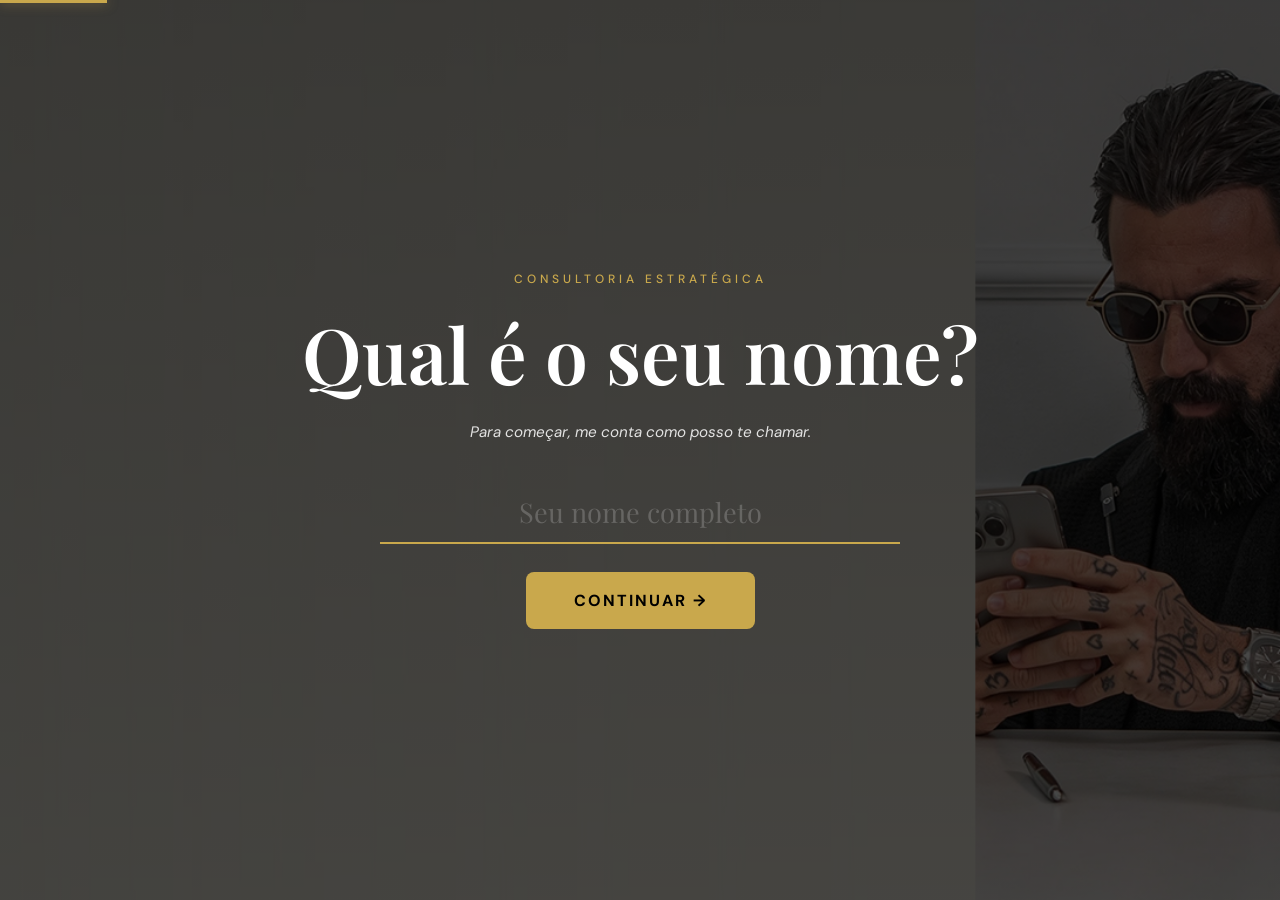
<file: consultoria/index.html>
<!DOCTYPE html>
<html lang="pt-BR">

<head>
	<meta charset="UTF-8">
	<meta name="viewport" content="width=device-width, initial-scale=1.0">
	<title>Consultoria Personalizada</title>
	<link rel="preconnect" href="https://fonts.googleapis.com">
	<link
		href="https://fonts.googleapis.com/css2?family=Playfair+Display:ital,wght@0,400;0,600;1,400&family=DM+Sans:wght@300;400;500&display=swap"
		rel="stylesheet">
	<style>
		:root {
			--gold: #C9A84C;
			--gold-light: #E8D5A0;
			--white: #FFFFFF;
			--white-80: rgba(255, 255, 255, 0.85);
			--white-50: rgba(255, 255, 255, 0.5);
			--white-20: rgba(255, 255, 255, 0.2);
			--white-10: rgba(255, 255, 255, 0.1);
			--dark: rgba(0, 0, 0, 0.55);
			--font-title: 'Playfair Display', serif;
			--font-body: 'DM Sans', sans-serif;
		}

		* {
			margin: 0;
			padding: 0;
			box-sizing: border-box;
		}

		html,
		body {
			width: 100%;
			height: 100%;
			overflow: hidden;
			font-family: var(--font-body);
		}

		/* ── FIXED BACKGROUND ── */
		#bg {
			position: fixed;
			inset: 0;
			z-index: 0;
			background:
				linear-gradient(to bottom, rgba(0, 0, 0, 0.75) 0%, rgba(0, 0, 0, 0.70) 100%),
				url('/consultoria/fundoform.jpg') right bottom / cover no-repeat;
		}

		/* ── SCROLL CONTAINER — controlled entirely by JS ── */
		#form-scroll {
			position: fixed;
			inset: 0;
			z-index: 10;
			overflow: hidden;
		}

		/* ── PROGRESS BAR ── */
		#progress-bar {
			position: fixed;
			top: 0;
			left: 0;
			z-index: 100;
			height: 3px;
			background: var(--gold);
			transition: width 0.6s cubic-bezier(.4, 0, .2, 1);
			box-shadow: 0 0 12px rgba(201, 168, 76, 0.6);
		}

		#progress-label {
			position: fixed;
			top: 16px;
			right: 24px;
			z-index: 100;
			font-family: var(--font-body);
			font-size: 0.75rem;
			letter-spacing: 2px;
			color: var(--white-80);
			font-weight: 500;
			text-transform: uppercase;
		}

		/* ── SLIDE ── */
		#slides-track {
			position: absolute;
			top: 0;
			left: 0;
			width: 100%;
			transition: transform 0.55s cubic-bezier(0.77, 0, 0.175, 1);
			will-change: transform;
		}

		.slide {
			height: 100vh;
			width: 100%;
			display: flex;
			align-items: center;
			justify-content: center;
			padding: 0 6%;
			position: relative;
		}

		.slide-content {
			max-width: 720px;
			width: 100%;
			text-align: center;
			animation: none;
		}

		.slide.active .slide-content {
			animation: slideUp 0.5s ease-out both;
		}

		@keyframes slideUp {
			from {
				opacity: 0;
				transform: translateY(28px);
			}

			to {
				opacity: 1;
				transform: translateY(0);
			}
		}

		.q-number {
			font-size: 0.82rem;
			color: var(--gold-light);
			letter-spacing: 2px;
			text-transform: uppercase;
			margin-bottom: 18px;
			display: flex;
			align-items: center;
			justify-content: center;
			gap: 8px;
			font-weight: 500;
		}

		.q-number svg {
			width: 14px;
			height: 14px;
			fill: var(--gold);
		}

		.q-title {
			font-family: var(--font-title);
			font-size: clamp(2rem, 4.5vw, 3.4rem);
			color: var(--white);
			line-height: 1.2;
			margin-bottom: 12px;
			font-weight: 600;
		}

		.q-desc {
			font-size: 0.92rem;
			color: var(--white-50);
			margin-bottom: 36px;
			line-height: 1.7;
			font-style: italic;
		}

		/* ── INPUTS ── */
		.text-input {
			background: transparent;
			border: none;
			border-bottom: 2px solid var(--white-50);
			padding: 12px 4px;
			font-family: var(--font-title);
			font-size: 1.7rem;
			color: var(--white);
			width: 100%;
			max-width: 520px;
			outline: none;
			transition: border-color 0.3s;
			caret-color: var(--gold);
			text-align: center;
		}

		.text-input::placeholder {
			color: var(--white-20);
		}

		.text-input:focus {
			border-bottom-color: var(--gold);
		}

		/* ── CHOICE BUTTONS ── */
		.choices {
			display: flex;
			flex-direction: column;
			gap: 12px;
			max-width: 580px;
			margin: 0 auto;
		}

		.choice-btn {
			background: var(--white-10);
			border: 1.5px solid var(--white-20);
			padding: 16px 22px;
			border-radius: 10px;
			color: var(--white-80);
			font-family: var(--font-body);
			font-size: 0.95rem;
			cursor: pointer;
			text-align: left;
			transition: all 0.2s;
			display: flex;
			align-items: center;
			gap: 14px;
			backdrop-filter: blur(8px);
		}

		.choice-btn:hover,
		.choice-btn.selected {
			background: rgba(201, 168, 76, 0.18);
			border-color: var(--gold);
			color: var(--white);
		}

		.choice-btn .key {
			font-size: 0.7rem;
			background: var(--white-20);
			border-radius: 5px;
			padding: 2px 7px;
			font-weight: 600;
			letter-spacing: 1px;
			min-width: 28px;
			text-align: center;
			flex-shrink: 0;
		}

		.choice-btn.selected .key {
			background: var(--gold);
			color: #000;
		}

		/* ── MULTI-SELECT hint ── */
		.multi-hint {
			font-size: 0.75rem;
			color: var(--white-50);
			margin-bottom: 16px;
			letter-spacing: 1px;
		}

		/* ── ADVANCE BUTTON ── */
		.advance-btn {
			margin-top: 28px;
			display: flex;
			align-items: center;
			justify-content: center;
			gap: 12px;
		}

		.btn-next {
			background: var(--gold);
			color: #000;
			border: none;
			padding: 14px 28px;
			border-radius: 8px;
			font-family: var(--font-body);
			font-size: 0.9rem;
			font-weight: 600;
			cursor: pointer;
			letter-spacing: 1px;
			text-transform: uppercase;
			transition: all 0.2s;
			display: flex;
			align-items: center;
			gap: 10px;
		}

		.btn-next:hover {
			background: var(--gold-light);
			transform: translateY(-1px);
		}

		.enter-hint {
			font-size: 0.75rem;
			color: var(--white-50);
			letter-spacing: 1px;
		}

		.enter-hint kbd {
			background: var(--white-10);
			border: 1px solid var(--white-20);
			border-radius: 4px;
			padding: 2px 6px;
			font-size: 0.7rem;
			color: var(--white-80);
		}

		/* ── TEXTAREA ── */
		.text-area {
			background: var(--white-10);
			border: 1.5px solid var(--white-20);
			border-radius: 10px;
			padding: 16px 18px;
			font-family: var(--font-body);
			font-size: 1rem;
			color: var(--white);
			width: 100%;
			max-width: 580px;
			min-height: 130px;
			outline: none;
			resize: none;
			transition: border-color 0.3s;
			caret-color: var(--gold);
			line-height: 1.7;
			backdrop-filter: blur(8px);
			text-align: left;
		}

		.text-area::placeholder {
			color: var(--white-20);
		}

		.text-area:focus {
			border-color: var(--gold);
		}

		/* ── WELCOME & END SLIDES ── */
		.welcome-slide .slide-content {
			max-width: 760px;
		}

		.logo-line {
			font-size: 0.75rem;
			letter-spacing: 4px;
			text-transform: uppercase;
			color: var(--gold);
			margin-bottom: 24px;
			font-weight: 500;
		}

		.welcome-title {
			font-family: var(--font-title);
			font-size: clamp(2.6rem, 6vw, 5rem);
			color: var(--white);
			line-height: 1.1;
			margin-bottom: 22px;
			font-weight: 600;
		}

		.welcome-sub {
			font-size: 1.05rem;
			color: var(--white-80);
			line-height: 1.85;
			max-width: 560px;
			margin: 0 auto 44px;
		}

		.btn-start {
			background: var(--gold);
			color: #000;
			border: none;
			padding: 18px 48px;
			border-radius: 8px;
			font-family: var(--font-body);
			font-size: 1rem;
			font-weight: 700;
			cursor: pointer;
			letter-spacing: 2px;
			text-transform: uppercase;
			transition: all 0.25s;
		}

		.btn-start:hover {
			background: var(--gold-light);
			transform: translateY(-2px);
		}

		/* ── END SLIDES ── */
		.end-slide .slide-content {
			max-width: 680px;
			display: flex;
			flex-direction: column;
			align-items: center;
		}

		.end-avatar {
			width: 160px;
			height: 160px;
			border-radius: 50%;
			overflow: hidden;
			border: 4px solid var(--gold);
			box-shadow: 0 0 0 8px rgba(201, 168, 76, 0.15);
			margin-bottom: 36px;
			flex-shrink: 0;
		}

		.end-avatar img {
			width: 100%;
			height: 100%;
			object-fit: cover;
			display: block;
		}

		.end-title {
			font-family: var(--font-title);
			font-size: clamp(2.2rem, 4.5vw, 3.4rem);
			color: var(--white);
			margin-bottom: 18px;
			font-weight: 700;
			line-height: 1.2;
		}

		.end-sub {
			font-family: var(--font-body);
			font-size: clamp(1.35rem, 2.5vw, 1.85rem);
			font-weight: 400;
			color: var(--white-80);
			line-height: 1.7;
			margin-bottom: 10px;
		}

		.end-info-list {
			margin: 22px 0 36px;
			display: flex;
			flex-direction: column;
			gap: 14px;
		}

		.end-info-list p {
			font-family: var(--font-title);
			font-size: 1.1rem;
			font-weight: 400;
			color: var(--white-80);
			line-height: 1.6;
		}

		.btn-end {
			background: var(--gold);
			color: #000;
			border: none;
			padding: 20px 52px;
			border-radius: 8px;
			font-family: var(--font-body);
			font-size: 1.05rem;
			font-weight: 700;
			cursor: pointer;
			letter-spacing: 1.5px;
			text-transform: uppercase;
			transition: all 0.25s;
			box-shadow: 0 8px 24px rgba(0, 0, 0, 0.4);
			text-decoration: none;
			display: inline-block;
		}

		.btn-end:hover {
			background: var(--gold-light);
			transform: translateY(-2px);
		}

		/* ── VALIDATION ── */
		.error-msg {
			font-size: 0.8rem;
			color: #FF7070;
			margin-top: 10px;
			display: none;
			letter-spacing: 0.5px;
		}

		.error-msg.show {
			display: block;
		}

		/* ── KEYBOARD HINT BOTTOM ── */
		#keyboard-hint {
			position: fixed;
			bottom: 28px;
			left: 50%;
			transform: translateX(-50%);
			z-index: 100;
			font-size: 0.72rem;
			color: var(--white-50);
			letter-spacing: 1.5px;
			text-align: center;
		}

		/* ── RESPONSIVE ── */
		@media (max-width: 600px) {
			.slide {
				padding: 0 5%;
			}

			.choices {
				gap: 10px;
			}

			.end-card-body {
				padding: 24px 20px 28px;
			}

			.end-img-wrap img {
				height: 180px;
			}
		}
	</style>
</head>

<body>

	<div id="bg"></div>
	<div id="progress-bar" style="width:0%"></div>
	<div id="progress-label" style="display:none">1 de 12</div>

	<div id="form-scroll">
		<div id="slides-track">

			<!-- ── Q1 Nome (first screen, no welcome) ── -->
			<div class="slide welcome-slide" id="slide-0" data-index="0" data-type="text" data-required="true"
				data-key="nome">
				<div class="slide-content">
					<div class="logo-line">Consultoria Estratégica</div>
					<h1 class="welcome-title">Qual é o seu nome?</h1>
					<p class="welcome-sub" style="font-style:italic;font-size:0.95rem;margin-bottom:36px;">Para começar,
						me conta como posso te chamar.</p>
					<input class="text-input" id="q1-input" type="text" placeholder="Seu nome completo"
						autocomplete="off" style="font-size:1.7rem;">
					<div class="error-msg" id="q1-err" style="margin-top:10px;">Por favor, preencha este campo.</div>
					<div class="advance-btn" style="margin-top:28px;">
						<button class="btn-start" onclick="startAndAdvance()">CONTINUAR →</button>
					</div>
				</div>
			</div>

			<!-- ── Q2 WhatsApp ── -->
			<div class="slide" id="slide-2" data-index="2" data-type="text" data-required="true" data-key="whatsapp">
				<div class="slide-content">
					<div class="q-number"><svg viewBox="0 0 10 10">
							<polygon points="5,0 10,10 0,10" />
						</svg>2 → </div>
					<h2 class="q-title">Qual é o seu WhatsApp?</h2>
					<p class="q-desc">Com DDD. Ex: 11 99999-0000</p>
					<input class="text-input" id="q2-input" type="tel" placeholder="(00) 00000-0000" autocomplete="off">
					<div class="error-msg" id="q2-err">Por favor, preencha este campo.</div>
					<div class="advance-btn">
						<button class="btn-next" onclick="advance(2)">OK ✓</button>
						<span class="enter-hint">ou pressione <kbd>Enter ↵</kbd></span>
					</div>
				</div>
			</div>

			<!-- ── Q3 Email ── -->
			<div class="slide" id="slide-3" data-index="3" data-type="email" data-required="true" data-key="email">
				<div class="slide-content">
					<div class="q-number"><svg viewBox="0 0 10 10">
							<polygon points="5,0 10,10 0,10" />
						</svg>3 → </div>
					<h2 class="q-title">Qual é o seu melhor e-mail?</h2>
					<p class="q-desc">Descrição opcional</p>
					<input class="text-input" id="q3-input" type="email" placeholder="name@example.com"
						autocomplete="off">
					<div class="error-msg" id="q3-err">Por favor, insira um e-mail válido.</div>
					<div class="advance-btn">
						<button class="btn-next" onclick="advance(3)">OK ✓</button>
						<span class="enter-hint">ou pressione <kbd>Enter ↵</kbd></span>
					</div>
				</div>
			</div>

			<!-- ── Q4 Instagram ── -->
			<div class="slide" id="slide-4" data-index="4" data-type="text" data-required="false" data-key="instagram">
				<div class="slide-content">
					<div class="q-number"><svg viewBox="0 0 10 10">
							<polygon points="5,0 10,10 0,10" />
						</svg>4 → </div>
					<h2 class="q-title">Qual é o seu Instagram?</h2>
					<p class="q-desc">@usuário — opcional</p>
					<input class="text-input" id="q4-input" type="text" placeholder="@seu.perfil" autocomplete="off">
					<div class="advance-btn">
						<button class="btn-next" onclick="advance(4)">OK ✓</button>
						<span class="enter-hint">ou pressione <kbd>Enter ↵</kbd></span>
					</div>
				</div>
			</div>

			<!-- ── Q5 Perfil ── -->
			<div class="slide" id="slide-5" data-index="5" data-type="choice" data-required="true" data-key="perfil">
				<div class="slide-content">
					<div class="q-number"><svg viewBox="0 0 10 10">
							<polygon points="5,0 10,10 0,10" />
						</svg>5 → </div>
					<h2 class="q-title">Como você se descreveria hoje?</h2>
					<p class="q-desc">Escolha a opção que melhor representa você</p>
					<div class="choices" id="q5-choices">
						<button class="choice-btn" data-val="gestor_trafego" onclick="selectChoice(5, this)"><span
								class="key">A</span>Gestor de tráfego pago</button>
						<button class="choice-btn" data-val="infoprodutor" onclick="selectChoice(5, this)"><span
								class="key">B</span>Infoprodutor / lançador</button>
						<button class="choice-btn" data-val="ecommerce" onclick="selectChoice(5, this)"><span
								class="key">C</span>Dono de e-commerce</button>
						<button class="choice-btn" data-val="empresario" onclick="selectChoice(5, this)"><span
								class="key">D</span>Empresário / Prestador de serviços</button>
						<button class="choice-btn" data-val="outro" onclick="selectChoice(5, this)"><span
								class="key">E</span>Outro</button>
					</div>
					<div class="error-msg" id="q5-err">Por favor, selecione uma opção.</div>
				</div>
			</div>

			<!-- ── Q6 Faturamento ── -->
			<div class="slide" id="slide-6" data-index="6" data-type="choice" data-required="true"
				data-key="faturamento">
				<div class="slide-content">
					<div class="q-number"><svg viewBox="0 0 10 10">
							<polygon points="5,0 10,10 0,10" />
						</svg>6 → </div>
					<h2 class="q-title">Qual é o seu faturamento mensal atual?</h2>
					<p class="q-desc">Aproximado está ótimo</p>
					<div class="choices" id="q6-choices">
						<button class="choice-btn" data-val="ate_20k" data-disqualify="true"
							onclick="selectChoice(6, this)"><span class="key">A</span>Até R$ 20.000</button>
						<button class="choice-btn" data-val="20k_50k" onclick="selectChoice(6, this)"><span
								class="key">B</span>Entre R$ 20.000 e R$ 50.000</button>
						<button class="choice-btn" data-val="50k_150k" onclick="selectChoice(6, this)"><span
								class="key">C</span>Entre R$ 50.000 e R$ 150.000</button>
						<button class="choice-btn" data-val="150k_500k" onclick="selectChoice(6, this)"><span
								class="key">D</span>Entre R$ 150.000 e R$ 500.000</button>
						<button class="choice-btn" data-val="acima_500k" onclick="selectChoice(6, this)"><span
								class="key">E</span>Acima de R$ 500.000</button>
					</div>
					<div class="error-msg" id="q6-err">Por favor, selecione uma opção.</div>
				</div>
			</div>

			<!-- ── Q7 Tráfego ── -->
			<div class="slide" id="slide-7" data-index="7" data-type="choice" data-required="true" data-key="trafego">
				<div class="slide-content">
					<div class="q-number"><svg viewBox="0 0 10 10">
							<polygon points="5,0 10,10 0,10" />
						</svg>7 → </div>
					<h2 class="q-title">Você investe em tráfego pago?</h2>
					<p class="q-desc">Meta, Google, TikTok…</p>
					<div class="choices" id="q7-choices">
						<button class="choice-btn" data-val="trafego_ate_10k" onclick="selectChoice(7, this)"><span
								class="key">A</span>Sim, gasto até R$ 10.000/mês</button>
						<button class="choice-btn" data-val="trafego_10k_50k" onclick="selectChoice(7, this)"><span
								class="key">B</span>Sim, entre R$ 10.000 e R$ 50.000/mês</button>
						<button class="choice-btn" data-val="trafego_50k_100k" onclick="selectChoice(7, this)"><span
								class="key">C</span>Sim, entre R$ 50.000 e R$ 100.000/mês</button>
						<button class="choice-btn" data-val="trafego_acima_100k" onclick="selectChoice(7, this)"><span
								class="key">D</span>Sim, acima de R$ 100.000/mês</button>
						<button class="choice-btn" data-val="sem_trafego" onclick="selectChoice(7, this)"><span
								class="key">E</span>Não invisto em tráfego pago</button>
					</div>
					<div class="error-msg" id="q7-err">Por favor, selecione uma opção.</div>
				</div>
			</div>

			<!-- ── Q8 Patrimônio ── -->
			<div class="slide" id="slide-8" data-index="8" data-type="choice" data-required="true"
				data-key="patrimonio">
				<div class="slide-content">
					<div class="q-number"><svg viewBox="0 0 10 10">
							<polygon points="5,0 10,10 0,10" />
						</svg>8 → </div>
					<h2 class="q-title">Você possui patrimônio construído?</h2>
					<p class="q-desc">Imóveis, participações, investimentos — além do caixa do negócio</p>
					<div class="choices" id="q8-choices">
						<button class="choice-btn" data-val="patrimonio_relevante" onclick="selectChoice(8, this)"><span
								class="key">A</span>Sim, tenho patrimônio relevante no meu nome</button>
						<button class="choice-btn" data-val="patrimonio_empresa" onclick="selectChoice(8, this)"><span
								class="key">B</span>Sim, mas ainda está dentro da empresa operacional</button>
						<button class="choice-btn" data-val="construindo" onclick="selectChoice(8, this)"><span
								class="key">C</span>Ainda estou construindo</button>
					</div>
					<div class="error-msg" id="q8-err">Por favor, selecione uma opção.</div>
				</div>
			</div>

			<!-- ── Q9 Dólar digital ── -->
			<div class="slide" id="slide-9" data-index="9" data-type="choice" data-required="true" data-key="dolar">
				<div class="slide-content">
					<div class="q-number"><svg viewBox="0 0 10 10">
							<polygon points="5,0 10,10 0,10" />
						</svg>9 → </div>
					<h2 class="q-title">Você já usou dólar digital?</h2>
					<p class="q-desc">Stablecoins, contas internacionais, cartões em dólar…</p>
					<div class="choices" id="q9-choices">
						<button class="choice-btn" data-val="nunca_usei" onclick="selectChoice(9, this)"><span
								class="key">A</span>Nunca usei</button>
						<button class="choice-btn" data-val="ouvi_falar" onclick="selectChoice(9, this)"><span
								class="key">B</span>Já ouvi falar mas nunca usei</button>
						<button class="choice-btn" data-val="usa_atualmente" onclick="selectChoice(9, this)"><span
								class="key">C</span>Já usei ou uso atualmente</button>
					</div>
					<div class="error-msg" id="q9-err">Por favor, selecione uma opção.</div>
				</div>
			</div>

			<!-- ── Q10 Situação (multi) ── -->
			<div class="slide" id="slide-10" data-index="10" data-type="multi" data-required="true" data-key="situacao">
				<div class="slide-content">
					<div class="q-number"><svg viewBox="0 0 10 10">
							<polygon points="5,0 10,10 0,10" />
						</svg>10 → </div>
					<h2 class="q-title">Qual dessas situações se parece com a sua hoje?</h2>
					<p class="q-desc multi-hint">Pode marcar mais de uma opção</p>
					<div class="choices" id="q10-choices">
						<button class="choice-btn" data-val="imposto" onclick="toggleMulti(10, this)"><span
								class="key">A</span>Estou pagando muito imposto sem saber como resolver de forma
							legal</button>
						<button class="choice-btn" data-val="iof_trafego" onclick="toggleMulti(10, this)"><span
								class="key">B</span>Perco dinheiro com IOF e impostos sobre tráfego pago</button>
						<button class="choice-btn" data-val="patrimonio_exposto" onclick="toggleMulti(10, this)"><span
								class="key">C</span>Meu patrimônio está exposto e quero proteger</button>
						<button class="choice-btn" data-val="guardar_dolar" onclick="toggleMulti(10, this)"><span
								class="key">D</span>Quero guardar e gastar em dólar sem burocracia</button>
						<button class="choice-btn" data-val="estruturar_fora" onclick="toggleMulti(10, this)"><span
								class="key">E</span>Quero estruturar minha operação fora do Brasil</button>
					</div>
					<div class="error-msg" id="q10-err">Selecione ao menos uma opção.</div>
					<div class="advance-btn">
						<button class="btn-next" onclick="advance(10)">OK ✓</button>
						<span class="enter-hint">ou pressione <kbd>Enter ↵</kbd></span>
					</div>
				</div>
			</div>

			<!-- ── Q11 Investimento ── -->
			<div class="slide" id="slide-11" data-index="11" data-type="choice" data-required="true"
				data-key="investimento">
				<div class="slide-content">
					<div class="q-number"><svg viewBox="0 0 10 10">
							<polygon points="5,0 10,10 0,10" />
						</svg>11 → </div>
					<h2 class="q-title">Quanto você estaria disposto a investir?</h2>
					<p class="q-desc">Para estruturar e atingir o objetivo que você quer alcançar</p>
					<div class="choices" id="q11-choices">
						<button class="choice-btn" data-val="menos_5k" onclick="selectChoice(11, this)"><span
								class="key">A</span>Menos de R$ 5.000</button>
						<button class="choice-btn" data-val="5k_10k" onclick="selectChoice(11, this)"><span
								class="key">B</span>De R$ 5.000 a R$ 10.000</button>
						<button class="choice-btn" data-val="10k_20k" onclick="selectChoice(11, this)"><span
								class="key">C</span>De R$ 10.000 a R$ 20.000</button>
						<button class="choice-btn" data-val="20k_40k" onclick="selectChoice(11, this)"><span
								class="key">D</span>De R$ 20.000 a R$ 40.000</button>
						<button class="choice-btn" data-val="mais_40k" onclick="selectChoice(11, this)"><span
								class="key">E</span>Mais de R$ 40.000</button>
					</div>
					<div class="error-msg" id="q11-err">Por favor, selecione uma opção.</div>
				</div>
			</div>

			<!-- ── Q12 Campo aberto ── -->
			<div class="slide" id="slide-12" data-index="12" data-type="textarea" data-required="false"
				data-key="decisao">
				<div class="slide-content">
					<div class="q-number"><svg viewBox="0 0 10 10">
							<polygon points="5,0 10,10 0,10" />
						</svg>12 → </div>
					<h2 class="q-title">O que precisaria ficar claro para você avançar?</h2>
					<p class="q-desc">Caso seja selecionado, o que precisaria ficar claro nessa conversa para que você
						tome a decisão?</p>
					<textarea class="text-area" id="q12-input" placeholder="Escreva aqui…"></textarea>
					<div class="advance-btn">
						<button class="btn-next" onclick="advance(12)">ENVIAR →</button>
						<span class="enter-hint"><kbd>Shift+Enter</kbd> para nova linha</span>
					</div>
				</div>
			</div>

			<!-- ── APPROVED END ── -->
			<div class="slide end-slide" id="slide-13" data-index="13">
				<div class="slide-content">
					<div class="end-avatar">
						<img src="/consultoria/img1.webp" alt="Especialista">
					</div>
					<h2 class="end-title">Perfeito, <span id="end-name">amigo(a)</span>!</h2>
					<p class="end-sub">Suas respostas chegaram. Eu mesmo vou analisar cada detalhe antes da nossa
						conversa.</p>
					<div class="end-info-list">
						<p>📲 Fique de olho no seu <strong>WhatsApp</strong></p>
						<p>📧 Verifique também o seu <strong>e-mail</strong></p>
						<p>⏱️ Retorno em até <strong>24h úteis</strong></p>
					</div>
					<a class="btn-end" href="https://wa.me/" target="_blank">FALAR NO WHATSAPP →</a>
				</div>
			</div>

			<!-- ── DISQUALIFIED END ── -->
			<div class="slide end-slide" id="slide-14" data-index="14">
				<div class="slide-content">
					<div class="end-avatar">
						<img src="/consultoria/img1.webp" alt="Especialista">
					</div>
					<h2 class="end-title">Obrigado pela honestidade!</h2>
					<p class="end-sub">Neste momento, minha consultoria é mais indicada para quem fatura acima de
						R$50k/mês.</p>
					<div class="end-info-list">
						<p>📱 Me siga nas redes para acompanhar <strong>novidades</strong></p>
						<p>🎯 Em breve posso ter algo pensado <strong>para o seu momento</strong></p>
					</div>
					<a class="btn-end" href="https://instagram.com/" target="_blank">ACOMPANHAR CONTEÚDO →</a>
				</div>
			</div>

		</div><!-- /slides-track -->
	</div><!-- /form-scroll -->
	<div id="keyboard-hint" style="display:none"></div>

	<script>
		// ── STATE ──
		const SESSION_ID = 'sess_' + Date.now() + '_' + Math.random().toString(36).slice(2, 8);
		const TOTAL_QUESTIONS = 12; // Q1(slide-0) through Q12(slide-11... renumbered as slide-12)
		// Slide 0 = Q1 (nome), slides 2–12 = Q2–Q12, slide-end-approved/disqualified = ends
		let currentSlide = 0;
		let formStarted = false;
		let formAnswers = {};
		let analytics = JSON.parse(localStorage.getItem('form_analytics') || '[]');
		let slideTimestamps = {};
		let disqualified = false;
		let isAnimating = false;
		let formLocked = false;

		// ── TRACK ──
		function trackEvent(event, data = {}) {
			const entry = { session: SESSION_ID, event, slide: currentSlide, ts: Date.now(), ...data };
			analytics.push(entry);
			localStorage.setItem('form_analytics', JSON.stringify(analytics));
			let counts = JSON.parse(localStorage.getItem('form_funnel') || '{}');
			if (event === 'question_view') {
				counts[data.q] = (counts[data.q] || 0) + 1;
				localStorage.setItem('form_funnel', JSON.stringify(counts));
			}
			if (event === 'answer') {
				let answers = JSON.parse(localStorage.getItem('form_answers_agg') || '{}');
				let key = `q${data.q}_${String(data.value).substring(0, 40)}`;
				answers[key] = (answers[key] || 0) + 1;
				localStorage.setItem('form_answers_agg', JSON.stringify(answers));
			}
		}

		// ── SCROLL TO SLIDE (transform-based) ──
		function scrollToSlide(index) {
			const el = document.getElementById('slide-' + index);
			if (!el) return;

			isAnimating = true;
			const track = document.getElementById('slides-track');
			const allSlides = Array.from(track.querySelectorAll('.slide'));
			const domIndex = allSlides.indexOf(el);
			track.style.transform = `translateY(-${domIndex * 100}vh)`;

			currentSlide = index;
			updateProgress();

			document.querySelectorAll('.slide').forEach(s => s.classList.remove('active'));
			el.classList.add('active');
			slideTimestamps[index] = Date.now();

			// q index: slide-0 = Q1, slide-2 = Q2, ... slide-12 = Q12
			const qNum = slideToQ(index);
			if (qNum >= 1 && qNum <= TOTAL_QUESTIONS) {
				trackEvent('question_view', { q: qNum });
				setTimeout(() => {
					const inp = el.querySelector('.text-input, .text-area');
					if (inp) inp.focus();
				}, 400);
			}

			setTimeout(() => { isAnimating = false; }, 600);
		}

		// Map slide index → question number
		function slideToQ(slideIdx) {
			if (slideIdx === 0) return 1;
			if (slideIdx >= 2 && slideIdx <= 12) return slideIdx; // slide-2=Q2, slide-12=Q12
			return -1;
		}

		function updateProgress() {
			const qNum = slideToQ(currentSlide);
			if (qNum >= 1 && qNum <= TOTAL_QUESTIONS) {
				const pct = Math.min((qNum / TOTAL_QUESTIONS) * 100, 100);
				document.getElementById('progress-bar').style.width = pct + '%';
				document.getElementById('progress-label').textContent = qNum + ' de ' + TOTAL_QUESTIONS;
			} else {
				document.getElementById('progress-bar').style.width = '100%';
				document.getElementById('progress-label').textContent = '';
			}
		}

		// ── START + ADVANCE Q1 (slide-0) ──
		function startAndAdvance() {
			const inp = document.getElementById('q1-input');
			const val = inp.value.trim();
			if (!val) { showErr(0); return; }
			hideErr(0);
			formAnswers['nome'] = val;
			if (!formStarted) {
				formStarted = true;
				trackEvent('form_start');
			}
			trackEvent('answer', { q: 1, key: 'nome', value: val.substring(0, 50), timeSpent: slideTimestamps[0] ? Date.now() - slideTimestamps[0] : 0 });
			document.getElementById('keyboard-hint').style.display = 'block';
			scrollToSlide(2); // next is slide-2 (Q2)
		}

		// ── VALIDATE & ADVANCE (slides 2–12) ──
		function advance(slideIndex) {
			if (formLocked) return;
			const slide = document.getElementById('slide-' + slideIndex);
			const type = slide.dataset.type;
			const required = slide.dataset.required === 'true';
			const key = slide.dataset.key;
			const qNum = slideToQ(slideIndex);
			const timeSpent = slideTimestamps[slideIndex] ? Date.now() - slideTimestamps[slideIndex] : 0;

			if (type === 'text' || type === 'email') {
				const inp = document.getElementById('q' + slideIndex + '-input');
				const val = inp.value.trim();
				if (required && !val) { showErr(slideIndex); return; }
				if (type === 'email' && val && !isValidEmail(val)) { showErr(slideIndex, 'E-mail inválido.'); return; }
				hideErr(slideIndex);
				formAnswers[key] = val;
				trackEvent('answer', { q: qNum, key, value: val.substring(0, 50), timeSpent });
			}

			if (type === 'textarea') {
				const inp = document.getElementById('q' + slideIndex + '-input');
				formAnswers[key] = inp.value.trim();
				trackEvent('answer', { q: qNum, key, value: '(texto longo)', timeSpent });
			}

			if (type === 'choice') {
				const sel = document.querySelector('#q' + slideIndex + '-choices .choice-btn.selected');
				if (required && !sel) { showErr(slideIndex); return; }
				hideErr(slideIndex);
				if (sel) {
					formAnswers[key] = sel.dataset.val;
					trackEvent('answer', { q: qNum, key, value: sel.dataset.val, timeSpent });
					if (sel.dataset.disqualify === 'true') { disqualified = true; submitForm(true); return; }
				}
			}

			if (type === 'multi') {
				const sels = document.querySelectorAll('#q' + slideIndex + '-choices .choice-btn.selected');
				if (required && sels.length === 0) { showErr(slideIndex); return; }
				hideErr(slideIndex);
				formAnswers[key] = Array.from(sels).map(b => b.dataset.val);
				trackEvent('answer', { q: qNum, key, value: formAnswers[key].join(','), timeSpent });
			}

			// Last question = slide-12 (Q12)
			if (slideIndex === 12) { submitForm(false); return; }
			scrollToSlide(slideIndex + 1);
		}

		function submitForm(isDisqualified) {
			let submissions = JSON.parse(localStorage.getItem('form_submissions') || '[]');
			submissions.push({ session: SESSION_ID, answers: formAnswers, disqualified: isDisqualified, ts: Date.now() });
			localStorage.setItem('form_submissions', JSON.stringify(submissions));
			trackEvent(isDisqualified ? 'form_disqualified' : 'form_complete');

			document.getElementById('end-name').textContent = formAnswers.nome || 'amigo(a)';
			scrollToSlide(isDisqualified ? 14 : 13);
			document.getElementById('keyboard-hint').style.display = 'none';
			formLocked = true;
		}

		// ── CHOICE HELPERS ──
		function selectChoice(slideIndex, btn) {
			const container = document.getElementById('q' + slideIndex + '-choices');
			container.querySelectorAll('.choice-btn').forEach(b => b.classList.remove('selected'));
			btn.classList.add('selected');
			hideErr(slideIndex);
			trackEvent('choice_click', { q: slideToQ(slideIndex), val: btn.dataset.val });
			setTimeout(() => { if (btn.classList.contains('selected')) advance(slideIndex); }, 350);
		}

		function toggleMulti(slideIndex, btn) {
			btn.classList.toggle('selected');
			hideErr(slideIndex);
			trackEvent('multi_click', { q: slideToQ(slideIndex), val: btn.dataset.val });
		}

		function showErr(q, msg) {
			const el = document.getElementById('q' + q + '-err');
			if (el) { if (msg) el.textContent = msg; el.classList.add('show'); }
		}
		function hideErr(q) {
			const el = document.getElementById('q' + q + '-err');
			if (el) el.classList.remove('show');
		}
		function isValidEmail(e) { return /^[^\s@]+@[^\s@]+\.[^\s@]+$/.test(e); }

		// ── BLOCK ALL SCROLL ATTEMPTS ──
		document.addEventListener('wheel', e => { e.preventDefault(); }, { passive: false });
		document.addEventListener('touchmove', e => { e.preventDefault(); }, { passive: false });

		document.addEventListener('keydown', e => {
			const tag = document.activeElement ? document.activeElement.tagName : '';
			const inInput = tag === 'INPUT' || tag === 'TEXTAREA';
			if (['ArrowUp', 'ArrowDown', 'PageUp', 'PageDown', ' '].includes(e.key) && !inInput) e.preventDefault();
			if (formLocked || isAnimating) return;

			if (e.key === 'Enter') {
				e.preventDefault();
				if (currentSlide === 0) { startAndAdvance(); return; }
				if (currentSlide >= 13) return;
				const slide = document.getElementById('slide-' + currentSlide);
				if (slide && slide.dataset.type === 'textarea') return;
				advance(currentSlide);
			}

			const keyMap = { a: 0, b: 1, c: 2, d: 3, e: 4 };
			const k = e.key.toLowerCase();
			if (keyMap[k] !== undefined && currentSlide >= 2 && currentSlide <= 12) {
				const slide = document.getElementById('slide-' + currentSlide);
				if (!slide) return;
				const type = slide.dataset.type;
				if (type === 'choice' || type === 'multi') {
					const btns = slide.querySelectorAll('.choice-btn');
					if (btns[keyMap[k]]) {
						if (type === 'multi') toggleMulti(currentSlide, btns[keyMap[k]]);
						else selectChoice(currentSlide, btns[keyMap[k]]);
					}
				}
			}
		});

		// ── INIT ──
		scrollToSlide(0);
		trackEvent('page_view');

		document.addEventListener('visibilitychange', () => {
			if (document.visibilityState === 'hidden' && formStarted && currentSlide < 13) {
				trackEvent('abandon', { lastQ: slideToQ(currentSlide) });
			}
		});
	</script>
</body>

</html>
</file>
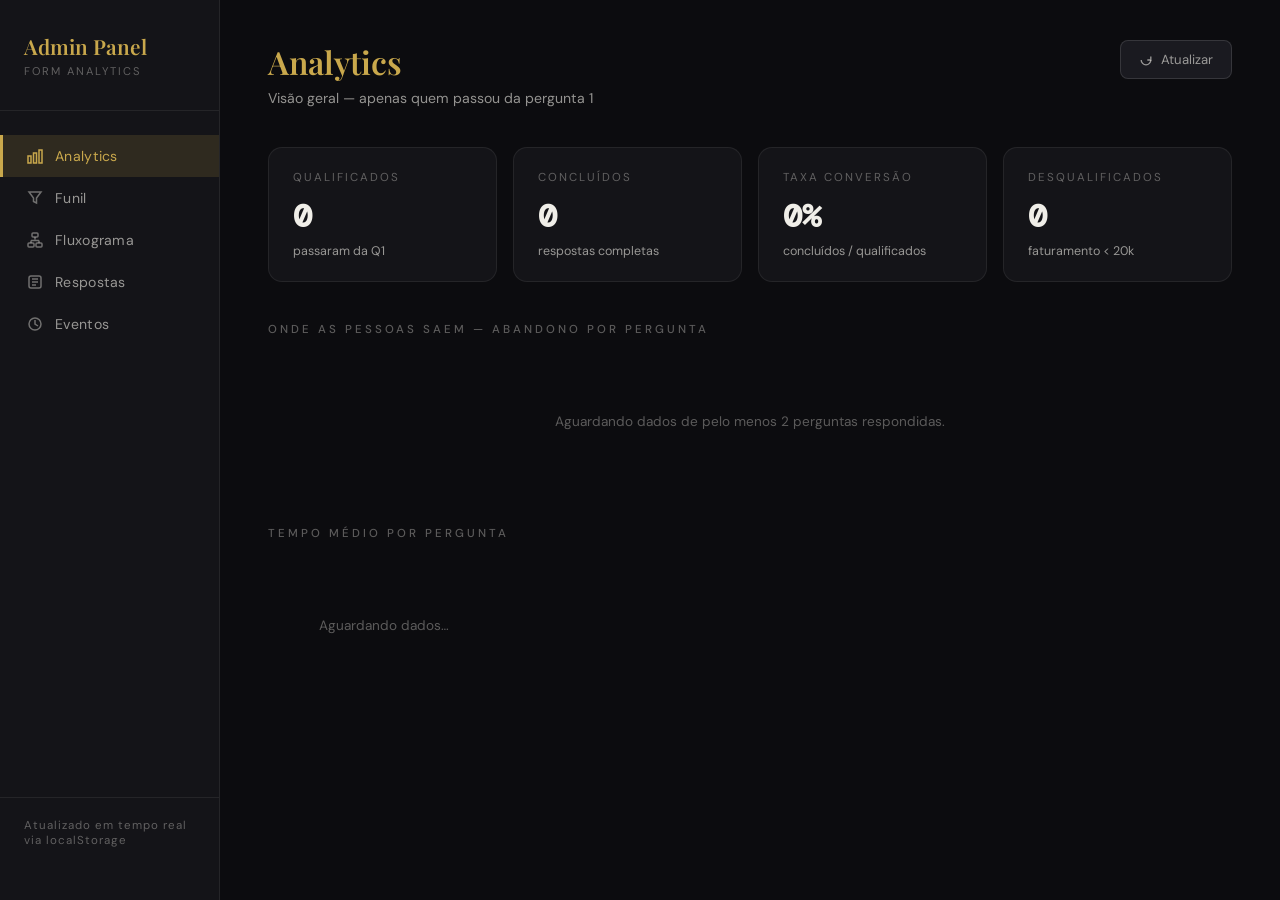
<file: consultoria/admin.html>
<!DOCTYPE html>
<html lang="pt-BR">

<head>
    <meta charset="UTF-8">
    <meta name="viewport" content="width=device-width, initial-scale=1.0">
    <title>Admin — Painel do Formulário</title>
    <link rel="preconnect" href="https://fonts.googleapis.com">
    <link
        href="https://fonts.googleapis.com/css2?family=Playfair+Display:wght@400;600&family=DM+Sans:wght@300;400;500;700&family=DM+Mono:wght@400;500&display=swap"
        rel="stylesheet">
    <style>
        :root {
            --bg: #0C0C0F;
            --bg1: #141418;
            --bg2: #1A1A20;
            --bg3: #222228;
            --gold: #C9A84C;
            --gold2: #E8D5A0;
            --gold-dim: rgba(201, 168, 76, 0.15);
            --text: #F0EEE8;
            --text2: rgba(240, 238, 232, 0.6);
            --text3: rgba(240, 238, 232, 0.35);
            --border: rgba(255, 255, 255, 0.07);
            --border2: rgba(255, 255, 255, 0.12);
            --green: #5CE65C;
            --red: #FF6B6B;
            --blue: #7EB8FF;
            --font: 'DM Sans', sans-serif;
            --font-title: 'Playfair Display', serif;
            --font-mono: 'DM Mono', monospace;
        }

        * {
            margin: 0;
            padding: 0;
            box-sizing: border-box;
        }

        body {
            font-family: var(--font);
            background: var(--bg);
            color: var(--text);
            min-height: 100vh;
        }

        /* ── LAYOUT ── */
        .layout {
            display: grid;
            grid-template-columns: 220px 1fr;
            min-height: 100vh;
        }

        /* ── SIDEBAR ── */
        .sidebar {
            background: var(--bg1);
            border-right: 1px solid var(--border);
            padding: 32px 0;
            position: sticky;
            top: 0;
            height: 100vh;
            display: flex;
            flex-direction: column;
        }

        .sidebar-brand {
            padding: 0 24px 32px;
            border-bottom: 1px solid var(--border);
            margin-bottom: 24px;
        }

        .sidebar-brand h2 {
            font-family: var(--font-title);
            font-size: 1.3rem;
            color: var(--gold);
            font-weight: 600;
        }

        .sidebar-brand p {
            font-size: 0.7rem;
            color: var(--text3);
            letter-spacing: 2px;
            text-transform: uppercase;
            margin-top: 4px;
        }

        .nav-item {
            display: flex;
            align-items: center;
            gap: 12px;
            padding: 12px 24px;
            font-size: 0.88rem;
            color: var(--text2);
            cursor: pointer;
            transition: all 0.2s;
            border-left: 3px solid transparent;
            letter-spacing: 0.3px;
        }

        .nav-item:hover {
            color: var(--text);
            background: rgba(255, 255, 255, 0.03);
        }

        .nav-item.active {
            color: var(--gold);
            border-left-color: var(--gold);
            background: var(--gold-dim);
        }

        .nav-icon {
            width: 16px;
            height: 16px;
            opacity: 0.7;
            flex-shrink: 0;
        }

        .nav-item.active .nav-icon {
            opacity: 1;
        }

        .sidebar-footer {
            margin-top: auto;
            padding: 20px 24px;
            border-top: 1px solid var(--border);
            font-size: 0.72rem;
            color: var(--text3);
            letter-spacing: 1px;
        }

        /* ── MAIN ── */
        .main {
            padding: 40px 48px;
            overflow-y: auto;
        }

        /* ── TABS ── */
        .tab-panel {
            display: none;
        }

        .tab-panel.active {
            display: block;
        }

        /* ── PAGE HEADER ── */
        .page-header {
            margin-bottom: 40px;
            display: flex;
            justify-content: space-between;
            align-items: flex-start;
        }

        .page-header h1 {
            font-family: var(--font-title);
            font-size: 2rem;
            color: var(--gold);
            font-weight: 600;
        }

        .page-header p {
            font-size: 0.88rem;
            color: var(--text2);
            margin-top: 6px;
        }

        .refresh-btn {
            background: var(--bg2);
            border: 1px solid var(--border2);
            color: var(--text2);
            padding: 10px 18px;
            border-radius: 8px;
            font-family: var(--font);
            font-size: 0.82rem;
            cursor: pointer;
            transition: all 0.2s;
            display: flex;
            align-items: center;
            gap: 8px;
        }

        .refresh-btn:hover {
            border-color: var(--gold);
            color: var(--gold);
        }

        /* ── STAT CARDS ── */
        .stats-grid {
            display: grid;
            grid-template-columns: repeat(4, 1fr);
            gap: 16px;
            margin-bottom: 40px;
        }

        .stat-card {
            background: var(--bg1);
            border: 1px solid var(--border);
            border-radius: 14px;
            padding: 22px 24px;
            transition: border-color 0.2s;
        }

        .stat-card:hover {
            border-color: var(--border2);
        }

        .stat-label {
            font-size: 0.72rem;
            color: var(--text3);
            text-transform: uppercase;
            letter-spacing: 2px;
            margin-bottom: 10px;
        }

        .stat-value {
            font-size: 2rem;
            font-weight: 700;
            color: var(--text);
            font-family: var(--font-mono);
        }

        .stat-sub {
            font-size: 0.78rem;
            color: var(--text2);
            margin-top: 6px;
        }

        .stat-up {
            color: var(--green);
        }

        .stat-down {
            color: var(--red);
        }

        /* ── SECTION TITLE ── */
        .section-title {
            font-size: 0.72rem;
            text-transform: uppercase;
            letter-spacing: 3px;
            color: var(--text3);
            margin-bottom: 16px;
            font-weight: 500;
        }

        /* ── FUNNEL ── */
        .funnel-wrap {
            background: var(--bg1);
            border: 1px solid var(--border);
            border-radius: 16px;
            padding: 28px;
            margin-bottom: 32px;
        }

        .funnel-row {
            display: flex;
            align-items: center;
            gap: 16px;
            margin-bottom: 10px;
        }

        .funnel-label {
            font-size: 0.8rem;
            color: var(--text2);
            width: 100px;
            flex-shrink: 0;
            font-family: var(--font-mono);
        }

        .funnel-bar-track {
            flex: 1;
            height: 28px;
            background: var(--bg3);
            border-radius: 6px;
            overflow: hidden;
            position: relative;
        }

        .funnel-bar-fill {
            height: 100%;
            background: linear-gradient(90deg, var(--gold), rgba(201, 168, 76, 0.5));
            border-radius: 6px;
            transition: width 0.8s cubic-bezier(.4, 0, .2, 1);
            display: flex;
            align-items: center;
            padding-left: 12px;
        }

        .funnel-bar-fill span {
            font-size: 0.75rem;
            font-weight: 700;
            color: #000;
            white-space: nowrap;
            font-family: var(--font-mono);
        }

        .funnel-drop {
            font-size: 0.78rem;
            color: var(--red);
            width: 58px;
            flex-shrink: 0;
            text-align: right;
            font-family: var(--font-mono);
        }

        /* ── HEATMAP ── */
        .heatmap-wrap {
            background: var(--bg1);
            border: 1px solid var(--border);
            border-radius: 16px;
            padding: 28px;
            margin-bottom: 32px;
        }

        .heatmap-question {
            margin-bottom: 20px;
        }

        .heatmap-q-title {
            font-size: 0.85rem;
            color: var(--text2);
            margin-bottom: 8px;
            font-weight: 500;
        }

        .heatmap-options {
            display: flex;
            flex-direction: column;
            gap: 6px;
        }

        .heatmap-opt {
            display: flex;
            align-items: center;
            gap: 10px;
        }

        .heatmap-opt-label {
            font-size: 0.78rem;
            color: var(--text3);
            width: 220px;
            flex-shrink: 0;
            font-family: var(--font-mono);
        }

        .heatmap-opt-bar {
            flex: 1;
            height: 18px;
            background: var(--bg3);
            border-radius: 4px;
            overflow: hidden;
        }

        .heatmap-opt-fill {
            height: 100%;
            background: rgba(126, 184, 255, 0.4);
            border-radius: 4px;
            transition: width 0.6s ease;
        }

        .heatmap-opt-count {
            font-size: 0.75rem;
            color: var(--blue);
            font-family: var(--font-mono);
            width: 30px;
            text-align: right;
        }

        /* ── SUBMISSIONS TABLE ── */
        .table-wrap {
            background: var(--bg1);
            border: 1px solid var(--border);
            border-radius: 16px;
            overflow: hidden;
            margin-bottom: 32px;
        }

        .table-scroll {
            overflow-x: auto;
        }

        table {
            width: 100%;
            border-collapse: collapse;
            font-size: 0.83rem;
        }

        thead tr {
            background: var(--bg2);
            border-bottom: 1px solid var(--border2);
        }

        th {
            padding: 14px 18px;
            text-align: left;
            font-size: 0.68rem;
            text-transform: uppercase;
            letter-spacing: 2px;
            color: var(--text3);
            font-weight: 500;
            white-space: nowrap;
        }

        td {
            padding: 14px 18px;
            border-bottom: 1px solid var(--border);
            color: var(--text2);
            vertical-align: top;
            max-width: 200px;
            overflow: hidden;
            text-overflow: ellipsis;
            white-space: nowrap;
        }

        tr:last-child td {
            border-bottom: none;
        }

        tr:hover td {
            background: rgba(255, 255, 255, 0.01);
        }

        .badge {
            display: inline-block;
            padding: 3px 10px;
            border-radius: 20px;
            font-size: 0.68rem;
            font-weight: 600;
            letter-spacing: 1px;
            text-transform: uppercase;
        }

        .badge-ok {
            background: rgba(92, 230, 92, 0.1);
            color: var(--green);
            border: 1px solid rgba(92, 230, 92, 0.2);
        }

        .badge-no {
            background: rgba(255, 107, 107, 0.1);
            color: var(--red);
            border: 1px solid rgba(255, 107, 107, 0.2);
        }

        /* ── FLOWCHART ── */
        #flowchart-canvas {
            background: var(--bg1);
            border: 1px solid var(--border);
            border-radius: 16px;
            overflow: hidden;
            position: relative;
            width: 100%;
        }

        #flowchart-svg-wrap {
            overflow-x: auto;
            overflow-y: auto;
            max-height: 680px;
            padding: 20px;
        }

        .fc-node {
            position: absolute;
            background: var(--bg2);
            border: 1.5px solid var(--border2);
            border-radius: 10px;
            padding: 14px 18px;
            min-width: 200px;
            max-width: 230px;
            transition: border-color 0.2s, box-shadow 0.2s;
            cursor: default;
        }

        .fc-node:hover {
            border-color: var(--gold);
            box-shadow: 0 0 20px rgba(201, 168, 76, 0.15);
        }

        .fc-node.welcome {
            border-color: rgba(126, 184, 255, 0.4);
            background: rgba(126, 184, 255, 0.05);
        }

        .fc-node.question {
            border-color: var(--border2);
        }

        .fc-node.conditional {
            border-color: rgba(201, 168, 76, 0.4);
            background: rgba(201, 168, 76, 0.05);
        }

        .fc-node.end-ok {
            border-color: rgba(92, 230, 92, 0.4);
            background: rgba(92, 230, 92, 0.05);
        }

        .fc-node.end-no {
            border-color: rgba(255, 107, 107, 0.4);
            background: rgba(255, 107, 107, 0.05);
        }

        .fc-node-type {
            font-size: 0.6rem;
            text-transform: uppercase;
            letter-spacing: 2px;
            color: var(--text3);
            margin-bottom: 6px;
            font-weight: 500;
        }

        .fc-node.welcome .fc-node-type {
            color: var(--blue);
        }

        .fc-node.conditional .fc-node-type {
            color: var(--gold);
        }

        .fc-node.end-ok .fc-node-type {
            color: var(--green);
        }

        .fc-node.end-no .fc-node-type {
            color: var(--red);
        }

        .fc-node-title {
            font-size: 0.82rem;
            color: var(--text);
            font-weight: 500;
            line-height: 1.4;
        }

        .fc-node-count {
            margin-top: 8px;
            font-size: 0.7rem;
            color: var(--text3);
            font-family: var(--font-mono);
        }

        .fc-node-count span {
            color: var(--gold);
            font-weight: 600;
        }

        /* ── EVENTS LOG ── */
        .event-list {
            background: var(--bg1);
            border: 1px solid var(--border);
            border-radius: 16px;
            overflow: hidden;
            max-height: 420px;
            overflow-y: auto;
        }

        .event-item {
            display: flex;
            align-items: center;
            gap: 14px;
            padding: 12px 20px;
            border-bottom: 1px solid var(--border);
            font-size: 0.82rem;
        }

        .event-item:last-child {
            border-bottom: none;
        }

        .event-dot {
            width: 8px;
            height: 8px;
            border-radius: 50%;
            flex-shrink: 0;
        }

        .dot-start {
            background: var(--blue);
        }

        .dot-answer {
            background: var(--gold);
        }

        .dot-complete {
            background: var(--green);
        }

        .dot-abandon {
            background: var(--red);
        }

        .dot-view {
            background: var(--text3);
        }

        .event-name {
            color: var(--text);
            font-family: var(--font-mono);
            font-size: 0.78rem;
            min-width: 130px;
        }

        .event-detail {
            color: var(--text2);
            font-size: 0.78rem;
        }

        .event-time {
            color: var(--text3);
            font-family: var(--font-mono);
            font-size: 0.7rem;
            margin-left: auto;
        }

        /* ── DROP-OFF TABLE ── */
        .dropoff-table {
            background: var(--bg1);
            border: 1px solid var(--border);
            border-radius: 16px;
            overflow: hidden;
        }

        .dropoff-row {
            display: grid;
            grid-template-columns: 100px 1fr 80px 80px 90px;
            align-items: center;
            padding: 14px 20px;
            border-bottom: 1px solid var(--border);
            gap: 16px;
            transition: background 0.15s;
        }

        .dropoff-row:last-child {
            border-bottom: none;
        }

        .dropoff-row:hover {
            background: rgba(255, 255, 255, 0.02);
        }

        .dropoff-row.header {
            background: var(--bg2);
            border-bottom: 1px solid var(--border2);
        }

        .dropoff-row.header span {
            font-size: 0.65rem;
            text-transform: uppercase;
            letter-spacing: 2px;
            color: var(--text3);
            font-weight: 500;
        }

        .dropoff-row.worst {
            background: rgba(255, 107, 107, 0.04);
        }

        .dr-q {
            font-family: var(--font-mono);
            font-size: 0.8rem;
            color: var(--text3);
        }

        .dr-title {
            font-size: 0.85rem;
            color: var(--text2);
        }

        .dr-count {
            font-family: var(--font-mono);
            font-size: 1rem;
            font-weight: 600;
            color: var(--text);
            text-align: right;
        }

        .dr-left {
            font-family: var(--font-mono);
            font-size: 0.85rem;
            color: var(--text3);
            text-align: right;
        }

        .dr-drop {
            font-family: var(--font-mono);
            font-size: 0.85rem;
            text-align: right;
            font-weight: 600;
        }

        .dr-drop.high {
            color: var(--red);
        }

        .dr-drop.mid {
            color: #FFAA44;
        }

        .dr-drop.low {
            color: var(--green);
        }

        .dr-drop.none {
            color: var(--text3);
        }

        .worst-badge {
            display: inline-block;
            background: rgba(255, 107, 107, 0.15);
            color: var(--red);
            border: 1px solid rgba(255, 107, 107, 0.3);
            border-radius: 4px;
            padding: 1px 6px;
            font-size: 0.6rem;
            font-weight: 700;
            letter-spacing: 1px;
            text-transform: uppercase;
            margin-left: 8px;
            vertical-align: middle;
        }

        /* ── DROP-OFF TABLE ── */
        .time-grid {
            display: grid;
            grid-template-columns: repeat(4, 1fr);
            gap: 12px;
            margin-bottom: 32px;
        }

        .time-card {
            background: var(--bg1);
            border: 1px solid var(--border);
            border-radius: 12px;
            padding: 16px;
            text-align: center;
        }

        .time-card-q {
            font-size: 0.7rem;
            color: var(--text3);
            letter-spacing: 2px;
            text-transform: uppercase;
            margin-bottom: 8px;
        }

        .time-card-val {
            font-size: 1.4rem;
            font-family: var(--font-mono);
            color: var(--gold2);
            font-weight: 500;
        }

        .time-card-label {
            font-size: 0.7rem;
            color: var(--text3);
            margin-top: 4px;
        }

        /* ── EMPTY STATE ── */
        .empty-state {
            text-align: center;
            padding: 60px 20px;
            color: var(--text3);
        }

        .empty-state h3 {
            font-size: 1.1rem;
            color: var(--text2);
            margin-bottom: 8px;
        }

        .empty-state p {
            font-size: 0.85rem;
        }

        /* ── SCROLLBAR ── */
        ::-webkit-scrollbar {
            width: 6px;
            height: 6px;
        }

        ::-webkit-scrollbar-track {
            background: transparent;
        }

        ::-webkit-scrollbar-thumb {
            background: var(--bg3);
            border-radius: 3px;
        }

        /* ── RESPONSIVE ── */
        @media (max-width: 900px) {
            .layout {
                grid-template-columns: 1fr;
            }

            .sidebar {
                display: none;
            }

            .main {
                padding: 24px 20px;
            }

            .stats-grid {
                grid-template-columns: repeat(2, 1fr);
            }

            .time-grid {
                grid-template-columns: repeat(2, 1fr);
            }
        }
    </style>
</head>

<body>

    <div class="layout">

        <!-- SIDEBAR -->
        <aside class="sidebar">
            <div class="sidebar-brand">
                <h2>Admin Panel</h2>
                <p>Form Analytics</p>
            </div>
            <nav>
                <div class="nav-item active" onclick="showTab('analytics')">
                    <svg class="nav-icon" viewBox="0 0 16 16" fill="none" stroke="currentColor" stroke-width="1.5">
                        <rect x="1" y="8" width="3" height="7" />
                        <rect x="6.5" y="5" width="3" height="10" />
                        <rect x="12" y="2" width="3" height="13" />
                    </svg>
                    Analytics
                </div>
                <div class="nav-item" onclick="showTab('funnel')">
                    <svg class="nav-icon" viewBox="0 0 16 16" fill="none" stroke="currentColor" stroke-width="1.5">
                        <path d="M2 2h12l-4.5 6v5l-3-1.5V8L2 2z" />
                    </svg>
                    Funil
                </div>
                <div class="nav-item" onclick="showTab('flowchart')">
                    <svg class="nav-icon" viewBox="0 0 16 16" fill="none" stroke="currentColor" stroke-width="1.5">
                        <rect x="5" y="1" width="6" height="4" rx="1" />
                        <rect x="1" y="11" width="6" height="4" rx="1" />
                        <rect x="9" y="11" width="6" height="4" rx="1" />
                        <path d="M8 5v2.5M4 8.5V11m8-2.5V11M4 8.5h8" />
                    </svg>
                    Fluxograma
                </div>
                <div class="nav-item" onclick="showTab('submissions')">
                    <svg class="nav-icon" viewBox="0 0 16 16" fill="none" stroke="currentColor" stroke-width="1.5">
                        <rect x="2" y="2" width="12" height="12" rx="2" />
                        <path d="M5 8h6M5 5h6M5 11h4" />
                    </svg>
                    Respostas
                </div>
                <div class="nav-item" onclick="showTab('events')">
                    <svg class="nav-icon" viewBox="0 0 16 16" fill="none" stroke="currentColor" stroke-width="1.5">
                        <circle cx="8" cy="8" r="6" />
                        <path d="M8 4v4l3 2" />
                    </svg>
                    Eventos
                </div>
            </nav>
            <div class="sidebar-footer">
                Atualizado em tempo real<br>
                via localStorage
            </div>
        </aside>

        <!-- MAIN -->
        <main class="main">

            <!-- ── ANALYTICS ── -->
            <div class="tab-panel active" id="tab-analytics">
                <div class="page-header">
                    <div>
                        <h1>Analytics</h1>
                        <p>Visão geral — apenas quem passou da pergunta 1</p>
                    </div>
                    <button class="refresh-btn" onclick="loadAll()">
                        <svg width="14" height="14" viewBox="0 0 16 16" fill="none" stroke="currentColor"
                            stroke-width="1.5">
                            <path d="M13.5 8A5.5 5.5 0 112.5 8" />
                            <path d="M13.5 4v4h-4" />
                        </svg>
                        Atualizar
                    </button>
                </div>

                <div class="stats-grid" id="stats-grid">
                    <div class="stat-card">
                        <div class="stat-label">Qualificados</div>
                        <div class="stat-value" id="stat-starts">—</div>
                        <div class="stat-sub">passaram da Q1</div>
                    </div>
                    <div class="stat-card">
                        <div class="stat-label">Concluídos</div>
                        <div class="stat-value" id="stat-completed">—</div>
                        <div class="stat-sub">respostas completas</div>
                    </div>
                    <div class="stat-card">
                        <div class="stat-label">Taxa conversão</div>
                        <div class="stat-value" id="stat-rate">—</div>
                        <div class="stat-sub">concluídos / qualificados</div>
                    </div>
                    <div class="stat-card">
                        <div class="stat-label">Desqualificados</div>
                        <div class="stat-value" id="stat-disq">—</div>
                        <div class="stat-sub">faturamento &lt; 20k</div>
                    </div>
                </div>

                <!-- DROP-OFF TABLE -->
                <div class="section-title">Onde as pessoas saem — abandono por pergunta</div>
                <div id="dropoff-table" style="margin-bottom:36px;">
                    <div class="empty-state">
                        <p>Aguardando dados…</p>
                    </div>
                </div>

                <!-- TIME PER Q -->
                <div class="section-title">Tempo médio por pergunta</div>
                <div class="time-grid" id="time-grid">
                    <div class="empty-state">
                        <p>Aguardando dados…</p>
                    </div>
                </div>
            </div>

            <!-- ── FUNIL ── -->
            <div class="tab-panel" id="tab-funnel">
                <div class="page-header">
                    <div>
                        <h1>Funil</h1>
                        <p>Quantas pessoas chegaram em cada etapa</p>
                    </div>
                    <button class="refresh-btn" onclick="loadAll()">Atualizar</button>
                </div>

                <div class="funnel-wrap" id="funnel-wrap">
                    <div class="empty-state">
                        <h3>Nenhum dado ainda</h3>
                        <p>Abra o formulário e preencha algumas respostas para ver o funil.</p>
                    </div>
                </div>

                <div class="section-title" style="margin-top:32px">Heatmap de respostas</div>
                <div class="heatmap-wrap" id="heatmap-wrap">
                    <div class="empty-state">
                        <p>Aguardando dados…</p>
                    </div>
                </div>
            </div>

            <!-- ── FLOWCHART ── -->
            <div class="tab-panel" id="tab-flowchart">
                <div class="page-header">
                    <div>
                        <h1>Fluxograma</h1>
                        <p>Visualização do fluxo de perguntas em tempo real</p>
                    </div>
                    <button class="refresh-btn" onclick="renderFlowchart()">Atualizar</button>
                </div>

                <div id="flowchart-canvas">
                    <div id="flowchart-svg-wrap">
                        <svg id="flowchart-svg" style="display:block;" xmlns="http://www.w3.org/2000/svg"></svg>
                    </div>
                </div>
            </div>

            <!-- ── SUBMISSIONS ── -->
            <div class="tab-panel" id="tab-submissions">
                <div class="page-header">
                    <div>
                        <h1>Respostas</h1>
                        <p>Todos os formulários submetidos</p>
                    </div>
                    <div style="display:flex;gap:10px;">
                        <button class="refresh-btn" onclick="loadAll()">Atualizar</button>
                        <button class="refresh-btn" onclick="exportCSV()" style="border-color:var(--gold);color:var(--gold);">
                            <svg width="14" height="14" viewBox="0 0 16 16" fill="none" stroke="currentColor" stroke-width="1.5">
                                <path d="M8 2v8M5 7l3 3 3-3M2 12v1a1 1 0 001 1h10a1 1 0 001-1v-1"/>
                            </svg>
                            Exportar CSV
                        </button>
                    </div>
                </div>

                <div class="table-wrap">
                    <div class="table-scroll">
                        <table id="submissions-table">
                            <thead>
                                <tr>
                                    <th>#</th>
                                    <th>Nome</th>
                                    <th>WhatsApp</th>
                                    <th>E-mail</th>
                                    <th>Instagram</th>
                                    <th>Perfil</th>
                                    <th>Faturamento</th>
                                    <th>Investimento</th>
                                    <th>Status</th>
                                    <th>Data</th>
                                </tr>
                            </thead>
                            <tbody id="submissions-body">
                                <tr>
                                    <td colspan="10" style="text-align:center;padding:40px;color:var(--text3);">Nenhum
                                        envio ainda.</td>
                                </tr>
                            </tbody>
                        </table>
                    </div>
                </div>
            </div>

            <!-- ── EVENTS ── -->
            <div class="tab-panel" id="tab-events">
                <div class="page-header">
                    <div>
                        <h1>Eventos</h1>
                        <p>Log detalhado de todas as interações</p>
                    </div>
                    <button class="refresh-btn" onclick="loadAll()">Atualizar</button>
                </div>

                <div class="event-list" id="event-list">
                    <div class="empty-state">
                        <p>Nenhum evento registrado.</p>
                    </div>
                </div>
            </div>

        </main>
    </div>

    <script>
        // ── NAVIGATION ──
        function showTab(name) {
            document.querySelectorAll('.tab-panel').forEach(p => p.classList.remove('active'));
            document.querySelectorAll('.nav-item').forEach(n => n.classList.remove('active'));
            document.getElementById('tab-' + name).classList.add('active');
            event.currentTarget.classList.add('active');
            loadAll();
        }

        // ── QUESTION DEFINITIONS ──
        const QUESTIONS = [
            { id: 0, type: 'welcome', title: 'Tela de Boas-vindas', key: null },
            { id: 1, type: 'question', title: 'Q1 — Qual é o seu nome?', key: 'nome' },
            { id: 2, type: 'question', title: 'Q2 — WhatsApp', key: 'whatsapp' },
            { id: 3, type: 'question', title: 'Q3 — E-mail', key: 'email' },
            { id: 4, type: 'question', title: 'Q4 — Instagram', key: 'instagram' },
            { id: 5, type: 'question', title: 'Q5 — Perfil profissional', key: 'perfil' },
            {
                id: 6, type: 'conditional', title: 'Q6 — Faturamento mensal', key: 'faturamento',
                condition: 'Se ≤ R$20k → Desqualificado'
            },
            { id: 7, type: 'question', title: 'Q7 — Tráfego pago', key: 'trafego' },
            { id: 8, type: 'question', title: 'Q8 — Patrimônio construído', key: 'patrimonio' },
            { id: 9, type: 'question', title: 'Q9 — Dólar digital', key: 'dolar' },
            { id: 10, type: 'question', title: 'Q10 — Situação atual', key: 'situacao' },
            { id: 11, type: 'question', title: 'Q11 — Disposição a investir', key: 'investimento' },
            { id: 12, type: 'question', title: 'Q12 — Campo aberto', key: 'decisao' },
            { id: 'end-ok', type: 'end-ok', title: '✓ Aprovado — Aguarde contato', key: null },
            { id: 'end-no', type: 'end-no', title: '✗ Desqualificado — Faturamento baixo', key: null },
        ];

        const Q_LABELS = {
            nome: 'Nome',
            whatsapp: 'WhatsApp',
            email: 'E-mail',
            instagram: 'Instagram',
            perfil: 'Perfil',
            faturamento: 'Faturamento',
            trafego: 'Tráfego',
            patrimonio: 'Patrimônio',
            dolar: 'Dólar digital',
            situacao: 'Situação',
            investimento: 'Investimento',
            decisao: 'Campo aberto'
        };

        // ── LOAD DATA ──
        function getData() {
            return {
                analytics: JSON.parse(localStorage.getItem('form_analytics') || '[]'),
                funnel: JSON.parse(localStorage.getItem('form_funnel') || '{}'),
                answers: JSON.parse(localStorage.getItem('form_answers_agg') || '{}'),
                submissions: JSON.parse(localStorage.getItem('form_submissions') || '[]'),
            };
        }

        function loadAll() {
            const d = getData();
            renderStats(d);
            renderDropoff(d);
            renderFunnel(d);
            renderHeatmap(d);
            renderSubmissions(d);
            renderEvents(d);
            renderFlowchart(d);
            renderTimeGrid(d);
        }

        // ── STATS ──
        function renderStats(d) {
            const events = d.analytics;
            const funnel = d.funnel;
            // "Qualificados" = people who reached Q2 (passed Q1)
            const qualified = funnel[2] || 0;
            const completed = events.filter(e => e.event === 'form_complete').length;
            const disq = events.filter(e => e.event === 'form_disqualified').length;
            const rate = qualified > 0 ? Math.round((completed / qualified) * 100) : 0;

            document.getElementById('stat-starts').textContent = qualified;
            document.getElementById('stat-completed').textContent = completed;
            document.getElementById('stat-rate').textContent = rate + '%';
            document.getElementById('stat-disq').textContent = disq;
        }

        // ── DROP-OFF TABLE ──
        const Q_NAMES = {
            1: 'Nome', 2: 'WhatsApp', 3: 'E-mail', 4: 'Instagram',
            5: 'Perfil profissional', 6: 'Faturamento mensal ⚡',
            7: 'Tráfego pago', 8: 'Patrimônio construído',
            9: 'Dólar digital', 10: 'Situação atual',
            11: 'Disposição a investir', 12: 'Campo aberto'
        };

        function renderDropoff(d) {
            const funnel = d.funnel;
            const events = d.analytics;
            const completed = events.filter(e => e.event === 'form_complete').length;

            // Build array Q2–Q12 (Q1 is entry gate, we start counting from Q2)
            const rows = [];
            for (let q = 2; q <= 12; q++) {
                const arrived = funnel[q] || 0;
                const next = q < 12 ? (funnel[q + 1] || 0) : completed;
                const dropped = arrived - next;
                const dropPct = arrived > 0 ? Math.round((dropped / arrived) * 100) : 0;
                rows.push({ q, name: Q_NAMES[q], arrived, next, dropped, dropPct });
            }

            if (rows.every(r => r.arrived === 0)) {
                document.getElementById('dropoff-table').innerHTML = `<div class="empty-state"><p>Aguardando dados de pelo menos 2 perguntas respondidas.</p></div>`;
                return;
            }

            // Find worst drop-off
            const worstDrop = Math.max(...rows.map(r => r.dropPct));

            let html = `<div class="dropoff-table">
    <div class="dropoff-row header">
      <span>Pergunta</span><span>Título</span>
      <span style="text-align:right">Chegaram</span>
      <span style="text-align:right">Saíram</span>
      <span style="text-align:right">Drop-off</span>
    </div>`;

            rows.forEach(r => {
                const dropClass = r.dropPct >= 40 ? 'high' : r.dropPct >= 20 ? 'mid' : r.dropPct > 0 ? 'low' : 'none';
                const isWorst = r.dropPct === worstDrop && worstDrop > 0;
                html += `<div class="dropoff-row${isWorst ? ' worst' : ''}">
      <div class="dr-q">Q${r.q}</div>
      <div class="dr-title">${r.name}${isWorst ? '<span class="worst-badge">maior saída</span>' : ''}</div>
      <div class="dr-count">${r.arrived}</div>
      <div class="dr-left">${r.dropped > 0 ? '-' + r.dropped : '0'}</div>
      <div class="dr-drop ${dropClass}">${r.arrived > 0 ? r.dropPct + '%' : '—'}</div>
    </div>`;
            });

            html += '</div>';
            document.getElementById('dropoff-table').innerHTML = html;
        }

        // ── TIME PER Q ──
        function renderTimeGrid(d) {
            const events = d.analytics;
            const answerEvents = events.filter(e => e.event === 'answer' && e.timeSpent);

            const timeByQ = {};
            const countByQ = {};
            answerEvents.forEach(e => {
                timeByQ[e.q] = (timeByQ[e.q] || 0) + e.timeSpent;
                countByQ[e.q] = (countByQ[e.q] || 0) + 1;
            });

            const grid = document.getElementById('time-grid');
            const qs = Object.keys(timeByQ).sort((a, b) => a - b);
            if (qs.length === 0) {
                grid.innerHTML = '<div class="empty-state"><p>Aguardando dados…</p></div>';
                return;
            }
            grid.innerHTML = qs.map(q => {
                const avg = Math.round(timeByQ[q] / countByQ[q] / 1000);
                return `<div class="time-card">
      <div class="time-card-q">Q${q}</div>
      <div class="time-card-val">${avg}s</div>
      <div class="time-card-label">tempo médio</div>
    </div>`;
            }).join('');
        }

        // ── FUNNEL ──
        function renderFunnel(d) {
            const funnel = d.funnel;
            const events = d.analytics;
            const starts = events.filter(e => e.event === 'form_start').length;

            if (starts === 0 && Object.keys(funnel).length === 0) {
                document.getElementById('funnel-wrap').innerHTML = `<div class="empty-state"><h3>Nenhum dado ainda</h3><p>Preencha o formulário para ver o funil.</p></div>`;
                return;
            }

            const maxVal = Math.max(starts, ...Object.values(funnel), 1);
            let html = '';

            // Welcome
            html += funnelRow('Início', starts, maxVal, null);

            for (let q = 1; q <= 12; q++) {
                const count = funnel[q] || 0;
                const prev = q === 1 ? starts : (funnel[q - 1] || starts);
                const drop = prev > 0 ? Math.round(((prev - count) / prev) * 100) : 0;
                html += funnelRow(`Q${q}`, count, maxVal, drop > 0 ? `-${drop}%` : null);
            }

            const completed = events.filter(e => e.event === 'form_complete').length;
            html += funnelRow('Concluído', completed, maxVal, null, true);

            document.getElementById('funnel-wrap').innerHTML = html;
        }

        function funnelRow(label, count, max, drop, highlight = false) {
            const pct = max > 0 ? Math.max((count / max) * 100, 2) : 2;
            const color = highlight ? 'background: linear-gradient(90deg, #5CE65C, rgba(92,230,92,0.4))' : '';
            return `<div class="funnel-row">
    <div class="funnel-label">${label}</div>
    <div class="funnel-bar-track">
      <div class="funnel-bar-fill" style="width:${pct}%;${color}">
        <span>${count}</span>
      </div>
    </div>
    <div class="funnel-drop">${drop || ''}</div>
  </div>`;
        }

        // ── HEATMAP ──
        const CHOICE_LABELS = {
            gestor_trafego: 'Gestor de tráfego',
            infoprodutor: 'Infoprodutor',
            ecommerce: 'E-commerce',
            empresario: 'Empresário',
            outro: 'Outro',
            ate_20k: '≤ R$20k',
            '20k_50k': 'R$20k–50k',
            '50k_150k': 'R$50k–150k',
            '150k_500k': 'R$150k–500k',
            acima_500k: '> R$500k',
            trafego_ate_10k: 'Até R$10k/mês',
            trafego_10k_50k: 'R$10k–50k',
            trafego_50k_100k: 'R$50k–100k',
            trafego_acima_100k: '> R$100k',
            sem_trafego: 'Não investe',
            patrimonio_relevante: 'Relevante no nome',
            patrimonio_empresa: 'Dentro da empresa',
            construindo: 'Ainda construindo',
            nunca_usei: 'Nunca usei',
            ouvi_falar: 'Ouvi falar',
            usa_atualmente: 'Usa atualmente',
            imposto: 'Muito imposto',
            iof_trafego: 'IOF/tráfego',
            patrimonio_exposto: 'Patrimônio exposto',
            guardar_dolar: 'Guardar em dólar',
            estruturar_fora: 'Estruturar fora BR',
            menos_5k: '< R$5k',
            '5k_10k': 'R$5k–10k',
            '10k_20k': 'R$10k–20k',
            '20k_40k': 'R$20k–40k',
            mais_40k: '> R$40k',
        };

        function renderHeatmap(d) {
            const agg = d.answers;
            if (Object.keys(agg).length === 0) {
                document.getElementById('heatmap-wrap').innerHTML = `<div class="empty-state"><p>Aguardando dados…</p></div>`;
                return;
            }

            // Group by question number
            const byQ = {};
            Object.entries(agg).forEach(([key, count]) => {
                const m = key.match(/^q(\d+)_(.+)$/);
                if (m) {
                    const q = m[1], val = m[2];
                    if (!byQ[q]) byQ[q] = {};
                    byQ[q][val] = count;
                }
            });

            const qNames = { 5: 'Perfil', 6: 'Faturamento', 7: 'Tráfego', 8: 'Patrimônio', 9: 'Dólar', 10: 'Situação', 11: 'Investimento' };

            let html = '';
            Object.keys(byQ).sort((a, b) => a - b).forEach(q => {
                if (!qNames[q]) return;
                const opts = byQ[q];
                const maxCount = Math.max(...Object.values(opts));
                const title = `Q${q} — ${qNames[q]}`;
                html += `<div class="heatmap-question">
      <div class="heatmap-q-title">${title}</div>
      <div class="heatmap-options">`;
                Object.entries(opts).sort((a, b) => b[1] - a[1]).forEach(([val, count]) => {
                    const pct = maxCount > 0 ? (count / maxCount) * 100 : 0;
                    const label = CHOICE_LABELS[val] || val;
                    html += `<div class="heatmap-opt">
        <div class="heatmap-opt-label">${label}</div>
        <div class="heatmap-opt-bar"><div class="heatmap-opt-fill" style="width:${pct}%"></div></div>
        <div class="heatmap-opt-count">${count}</div>
      </div>`;
                });
                html += '</div></div>';
            });

            document.getElementById('heatmap-wrap').innerHTML = html || '<div class="empty-state"><p>Aguardando dados…</p></div>';
        }

        // ── SUBMISSIONS TABLE ──
        function renderSubmissions(d) {
            const subs = d.submissions;
            const tbody = document.getElementById('submissions-body');
            if (subs.length === 0) {
                tbody.innerHTML = '<tr><td colspan="10" style="text-align:center;padding:40px;color:var(--text3);">Nenhum envio ainda.</td></tr>';
                return;
            }
            tbody.innerHTML = [...subs].reverse().map((s, i) => {
                const a = s.answers || {};
                const date = new Date(s.ts).toLocaleDateString('pt-BR', { day: '2-digit', month: '2-digit', hour: '2-digit', minute: '2-digit' });
                const status = s.disqualified
                    ? `<span class="badge badge-no">Desqualificado</span>`
                    : `<span class="badge badge-ok">Aprovado</span>`;
                return `<tr>
      <td style="color:var(--text3);font-family:var(--font-mono)">${subs.length - i}</td>
      <td style="color:var(--text);font-weight:500">${a.nome || '—'}</td>
      <td>${a.whatsapp || '—'}</td>
      <td>${a.email || '—'}</td>
      <td>${a.instagram || '—'}</td>
      <td>${CHOICE_LABELS[a.perfil] || a.perfil || '—'}</td>
      <td>${CHOICE_LABELS[a.faturamento] || a.faturamento || '—'}</td>
      <td>${CHOICE_LABELS[a.investimento] || a.investimento || '—'}</td>
      <td>${status}</td>
      <td style="color:var(--text3);font-family:var(--font-mono);font-size:0.75rem">${date}</td>
    </tr>`;
            }).join('');
        }

        // ── EVENTS ──
        function renderEvents(d) {
            const events = d.analytics;
            const container = document.getElementById('event-list');
            if (events.length === 0) {
                container.innerHTML = '<div class="empty-state"><p>Nenhum evento registrado.</p></div>';
                return;
            }
            const dotClass = {
                form_start: 'dot-start',
                answer: 'dot-answer',
                choice_click: 'dot-answer',
                multi_click: 'dot-answer',
                form_complete: 'dot-complete',
                form_disqualified: 'dot-complete',
                abandon: 'dot-abandon',
                question_view: 'dot-view',
            };
            container.innerHTML = [...events].reverse().slice(0, 200).map(e => {
                const dot = dotClass[e.event] || 'dot-view';
                const time = new Date(e.ts).toLocaleTimeString('pt-BR');
                const detail = e.value ? `val: ${e.value}` : e.q ? `Q${e.q}` : `slide: ${e.slide}`;
                return `<div class="event-item">
      <div class="event-dot ${dot}"></div>
      <div class="event-name">${e.event}</div>
      <div class="event-detail">${detail}</div>
      <div class="event-time">${time}</div>
    </div>`;
            }).join('');
        }

        // ── FLOWCHART ──
        function renderFlowchart(d) {
            d = d || getData();
            const funnel = d.funnel;
            const events = d.analytics;
            const starts = events.filter(e => e.event === 'form_start').length;
            const completed = events.filter(e => e.event === 'form_complete').length;
            const disq = events.filter(e => e.event === 'form_disqualified').length;

            const nodeW = 210;
            const nodeH = 80;
            const gapY = 50;
            const colX_main = 340;
            const colX_disq = 620;
            const startY = 30;

            // Node definitions: id, x, y, type, title, sub
            const nodeCount = q => q <= 12 ? (funnel[q] || 0) : (q === 'end-ok' ? completed : disq);

            const nodes = [
                { id: 'welcome', x: colX_main, y: startY, type: 'welcome', title: 'Tela de Boas-vindas', count: starts },
                ...Array.from({ length: 12 }, (_, i) => {
                    const q = i + 1;
                    return {
                        id: `q${q}`,
                        x: colX_main,
                        y: startY + (nodeH + gapY) * (q),
                        type: q === 6 ? 'conditional' : 'question',
                        title: (() => {
                            const map = {
                                1: 'Q1 — Nome', 2: 'Q2 — WhatsApp', 3: 'Q3 — E-mail', 4: 'Q4 — Instagram',
                                5: 'Q5 — Perfil profissional', 6: 'Q6 — Faturamento ⚡', 7: 'Q7 — Tráfego pago',
                                8: 'Q8 — Patrimônio', 9: 'Q9 — Dólar digital', 10: 'Q10 — Situação atual',
                                11: 'Q11 — Investimento', 12: 'Q12 — Campo aberto'
                            };
                            return map[q];
                        })(),
                        count: nodeCount(q),
                        condition: q === 6 ? 'Se ≤ R$20k → Desqualificado' : null
                    };
                }),
                {
                    id: 'end-ok',
                    x: colX_main,
                    y: startY + (nodeH + gapY) * 13,
                    type: 'end-ok',
                    title: '✓ Aprovado — Aguarde o contato',
                    count: completed
                },
                {
                    id: 'end-disq',
                    x: colX_disq,
                    y: startY + (nodeH + gapY) * 6,
                    type: 'end-no',
                    title: '✗ Desqualificado — Faturamento baixo',
                    count: disq
                },
            ];

            const totalH = startY + (nodeH + gapY) * 14 + nodeH + 40;
            const totalW = colX_disq + nodeW + 60;

            const svg = document.getElementById('flowchart-svg');
            svg.setAttribute('viewBox', `0 0 ${totalW} ${totalH}`);
            svg.setAttribute('width', totalW);
            svg.setAttribute('height', totalH);
            svg.innerHTML = '';

            // Defs
            svg.innerHTML += `<defs>
    <marker id="arrow" markerWidth="8" markerHeight="8" refX="6" refY="3" orient="auto">
      <path d="M0,0 L0,6 L8,3 z" fill="rgba(255,255,255,0.25)"/>
    </marker>
    <marker id="arrow-red" markerWidth="8" markerHeight="8" refX="6" refY="3" orient="auto">
      <path d="M0,0 L0,6 L8,3 z" fill="rgba(255,107,107,0.6)"/>
    </marker>
  </defs>`;

            // Draw main-flow lines first (behind nodes)
            const nodeMap = {};
            nodes.forEach(n => nodeMap[n.id] = n);

            // Main vertical connections
            const mainFlow = ['welcome', 'q1', 'q2', 'q3', 'q4', 'q5', 'q6', 'q7', 'q8', 'q9', 'q10', 'q11', 'q12', 'end-ok'];
            for (let i = 0; i < mainFlow.length - 1; i++) {
                const a = nodeMap[mainFlow[i]];
                const b = nodeMap[mainFlow[i + 1]];
                const x1 = a.x + nodeW / 2;
                const y1 = a.y + nodeH;
                const x2 = b.x + nodeW / 2;
                const y2 = b.y;
                svg.innerHTML += `<line x1="${x1}" y1="${y1}" x2="${x2}" y2="${y2}"
      stroke="rgba(255,255,255,0.15)" stroke-width="1.5" marker-end="url(#arrow)"/>`;
            }

            // Conditional branch from Q6 to disq
            const q6 = nodeMap['q6'];
            const disqNode = nodeMap['end-disq'];
            const bx1 = q6.x + nodeW;
            const by1 = q6.y + nodeH / 2;
            const bx2 = disqNode.x;
            const by2 = disqNode.y + nodeH / 2;
            const mx = (bx1 + bx2) / 2;
            svg.innerHTML += `<path d="M${bx1},${by1} C${mx},${by1} ${mx},${by2} ${bx2},${by2}"
    stroke="rgba(255,107,107,0.5)" stroke-width="1.5" fill="none" marker-end="url(#arrow-red)" stroke-dasharray="5,3"/>`;
            // Label on branch
            svg.innerHTML += `<text x="${mx}" y="${(by1 + by2) / 2 - 8}" text-anchor="middle"
    font-family="DM Mono, monospace" font-size="9" fill="rgba(255,107,107,0.7)">≤ R$20k</text>`;

            // Draw nodes
            nodes.forEach(n => {
                const typeColors = {
                    welcome: '#7EB8FF', question: 'rgba(255,255,255,0.25)',
                    conditional: '#C9A84C', 'end-ok': '#5CE65C', 'end-no': '#FF6B6B'
                };
                const borderColor = typeColors[n.type] || 'rgba(255,255,255,0.25)';
                const bgColor = n.type === 'welcome' ? 'rgba(126,184,255,0.06)'
                    : n.type === 'conditional' ? 'rgba(201,168,76,0.06)'
                        : n.type === 'end-ok' ? 'rgba(92,230,92,0.06)'
                            : n.type === 'end-no' ? 'rgba(255,107,107,0.06)'
                                : '#1A1A20';

                const typeLabel = n.type === 'welcome' ? 'INÍCIO'
                    : n.type === 'conditional' ? 'CONDICIONAL'
                        : n.type === 'end-ok' ? 'FINAL — APROVADO'
                            : n.type === 'end-no' ? 'FINAL — DESQUALIFICADO'
                                : 'PERGUNTA';

                svg.innerHTML += `
      <rect x="${n.x}" y="${n.y}" width="${nodeW}" height="${nodeH}"
        rx="10" fill="${bgColor}" stroke="${borderColor}" stroke-width="1.5"/>
      <text x="${n.x + 14}" y="${n.y + 18}" font-family="DM Sans, sans-serif"
        font-size="8.5" fill="${borderColor}" letter-spacing="1.5" font-weight="500">${typeLabel}</text>
      <text x="${n.x + 14}" y="${n.y + 36}" font-family="DM Sans, sans-serif"
        font-size="11.5" fill="rgba(240,238,232,0.9)" font-weight="500">${truncate(n.title, 28)}</text>
      ${n.condition ? `<text x="${n.x + 14}" y="${n.y + 52}" font-family="DM Mono, monospace"
        font-size="8.5" fill="rgba(201,168,76,0.7)">${n.condition}</text>` : ''}
      <text x="${n.x + 14}" y="${n.y + 67}" font-family="DM Mono, monospace"
        font-size="9" fill="rgba(240,238,232,0.3)">alcançaram: <tspan fill="${borderColor}" font-weight="600">${n.count}</tspan></text>
    `;
            });
        }

        function truncate(str, max) {
            return str.length > max ? str.slice(0, max) + '…' : str;
        }

        // ── EXPORT CSV ──
        function exportCSV() {
            const subs = JSON.parse(localStorage.getItem('form_submissions') || '[]');
            if (subs.length === 0) { alert('Nenhum envio para exportar.'); return; }

            const cols = ['#', 'Data', 'Status', 'Nome', 'WhatsApp', 'E-mail', 'Instagram',
                'Perfil', 'Faturamento', 'Tráfego', 'Patrimônio', 'Dólar digital',
                'Situação', 'Investimento', 'Campo aberto'];

            const escape = v => {
                const s = String(v ?? '');
                return s.includes(',') || s.includes('"') || s.includes('\n')
                    ? '"' + s.replace(/"/g, '""') + '"' : s;
            };

            const rows = subs.map((s, i) => {
                const a = s.answers || {};
                const date = new Date(s.ts).toLocaleString('pt-BR');
                const status = s.disqualified ? 'Desqualificado' : 'Aprovado';
                const situacao = Array.isArray(a.situacao) ? a.situacao.map(v => CHOICE_LABELS[v] || v).join(' | ') : (a.situacao || '');
                return [
                    i + 1, date, status,
                    a.nome || '', a.whatsapp || '', a.email || '', a.instagram || '',
                    CHOICE_LABELS[a.perfil] || a.perfil || '',
                    CHOICE_LABELS[a.faturamento] || a.faturamento || '',
                    CHOICE_LABELS[a.trafego] || a.trafego || '',
                    CHOICE_LABELS[a.patrimonio] || a.patrimonio || '',
                    CHOICE_LABELS[a.dolar] || a.dolar || '',
                    situacao,
                    CHOICE_LABELS[a.investimento] || a.investimento || '',
                    a.decisao || ''
                ].map(escape).join(',');
            });

            const csv = '\uFEFF' + [cols.join(','), ...rows].join('\r\n');
            const blob = new Blob([csv], { type: 'text/csv;charset=utf-8;' });
            const url = URL.createObjectURL(blob);
            const a = document.createElement('a');
            a.href = url;
            a.download = 'leads_' + new Date().toISOString().slice(0, 10) + '.csv';
            a.click();
            URL.revokeObjectURL(url);
        }

        // ── INIT ──
        loadAll();
        setInterval(loadAll, 5000); // auto-refresh every 5s
    </script>
</body>

</html>
</file>
